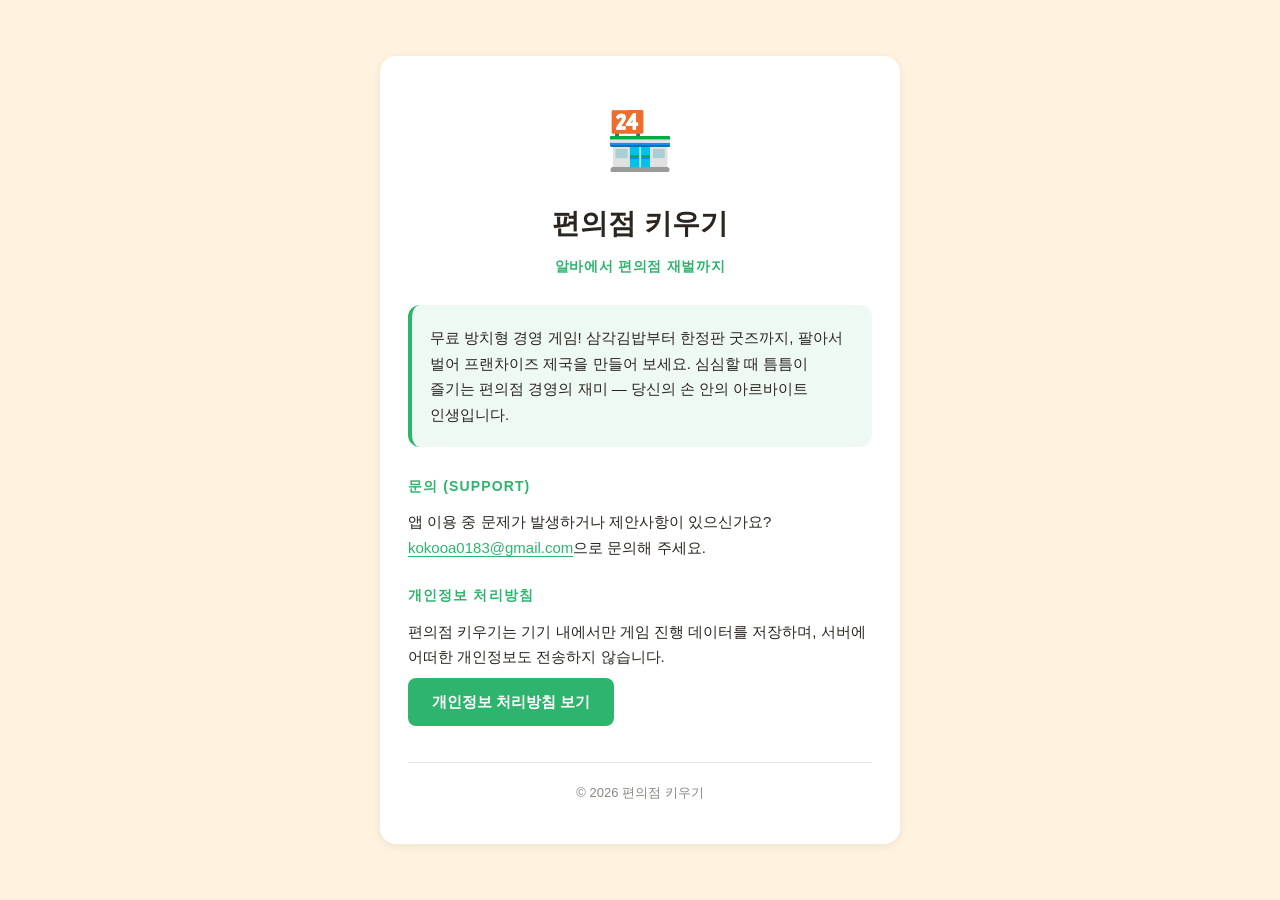
<file: index.html>
<!DOCTYPE html>
<html lang="ko">
<head>
<meta charset="UTF-8">
<meta name="viewport" content="width=device-width, initial-scale=1.0">
<title>편의점 키우기 — 지원</title>
<meta name="description" content="편의점 키우기(CVS Tycoon) 공식 지원 페이지. 알바에서 편의점 재벌까지.">
<style>
  :root {
    color-scheme: light dark;
    --bg: #fff3e0;
    --text: #2b2520;
    --accent: #2fb46e;
    --muted: #8b8680;
    --card-bg: #ffffff;
  }
  @media (prefers-color-scheme: dark) {
    :root {
      --bg: #1a1814;
      --text: #f5f1e8;
      --accent: #4ecb7f;
      --muted: #a89f96;
      --card-bg: #2b2520;
    }
  }
  * {
    box-sizing: border-box;
  }
  html {
    -webkit-text-size-adjust: 100%;
  }
  body {
    margin: 0;
    padding: 0;
    background: var(--bg);
    color: var(--text);
    font-family: -apple-system, BlinkMacSystemFont, "Apple SD Gothic Neo", "Malgun Gothic", "Segoe UI", Roboto, sans-serif;
    line-height: 1.6;
    font-size: 16px;
    word-break: keep-all;
    overflow-wrap: break-word;
  }
  .container {
    max-width: 560px;
    margin: 0 auto;
    padding: 40px 20px;
    display: flex;
    flex-direction: column;
    align-items: center;
    justify-content: center;
    min-height: 100vh;
  }
  .card {
    width: 100%;
    background: var(--card-bg);
    border-radius: 16px;
    padding: 40px 28px;
    box-shadow: 0 2px 8px rgba(0, 0, 0, 0.08);
  }
  .header {
    text-align: center;
    margin-bottom: 28px;
  }
  .emoji-sign {
    font-size: 56px;
    margin-bottom: 16px;
  }
  h1 {
    margin: 0 0 8px;
    font-size: 28px;
    font-weight: 700;
    color: var(--text);
  }
  .subtitle {
    color: var(--accent);
    font-size: 14px;
    font-weight: 600;
    letter-spacing: 0.05em;
    margin: 0;
  }
  .intro {
    margin: 28px 0;
    padding: 20px 18px;
    background: rgba(47, 180, 110, 0.08);
    border-radius: 12px;
    border-left: 4px solid var(--accent);
    font-size: 15px;
    line-height: 1.7;
    color: var(--text);
  }
  .intro p {
    margin: 0;
  }
  .section {
    margin: 24px 0;
  }
  .section-title {
    font-size: 14px;
    font-weight: 700;
    color: var(--accent);
    text-transform: uppercase;
    letter-spacing: 0.08em;
    margin: 0 0 12px;
  }
  .section-content {
    font-size: 15px;
    line-height: 1.7;
    color: var(--text);
  }
  a {
    color: var(--accent);
    text-decoration: none;
    border-bottom: 1px solid var(--accent);
    transition: opacity 0.2s;
  }
  a:hover, a:focus {
    opacity: 0.8;
  }
  .button {
    display: inline-block;
    padding: 12px 24px;
    margin-top: 8px;
    background: var(--accent);
    color: #ffffff;
    border: none;
    border-radius: 8px;
    font-size: 15px;
    font-weight: 600;
    text-decoration: none;
    cursor: pointer;
    transition: background 0.2s;
  }
  .button:hover, .button:focus {
    background: #28a165;
    border-bottom: none;
  }
  .footer {
    margin-top: 36px;
    padding-top: 20px;
    border-top: 1px solid rgba(0, 0, 0, 0.1);
    text-align: center;
    font-size: 13px;
    color: var(--muted);
  }
  @media (max-width: 480px) {
    .container {
      padding: 24px 16px;
    }
    .card {
      padding: 28px 20px;
    }
    h1 {
      font-size: 24px;
    }
    .emoji-sign {
      font-size: 48px;
    }
  }
</style>
</head>
<body>
<!-- app-ads.txt는 AdMob 발행자 ID 발급 후 이 저장소 루트에 추가할 것 -->
<div class="container">
  <div class="card">
    <div class="header">
      <div class="emoji-sign">🏪</div>
      <h1>편의점 키우기</h1>
      <p class="subtitle">알바에서 편의점 재벌까지</p>
    </div>

    <div class="intro">
      <p>무료 방치형 경영 게임! 삼각김밥부터 한정판 굿즈까지, 팔아서 벌어 프랜차이즈 제국을 만들어 보세요. 심심할 때 틈틈이 즐기는 편의점 경영의 재미 — 당신의 손 안의 아르바이트 인생입니다.</p>
    </div>

    <div class="section">
      <h2 class="section-title">문의 (Support)</h2>
      <div class="section-content">
        앱 이용 중 문제가 발생하거나 제안사항이 있으신가요?<br>
        <a href="mailto:kokooa0183@gmail.com">kokooa0183@gmail.com</a>으로 문의해 주세요.
      </div>
    </div>

    <div class="section">
      <h2 class="section-title">개인정보 처리방침</h2>
      <div class="section-content">
        편의점 키우기는 기기 내에서만 게임 진행 데이터를 저장하며, 서버에 어떠한 개인정보도 전송하지 않습니다.
      </div>
      <a href="privacy.html" class="button">개인정보 처리방침 보기</a>
    </div>

    <div class="footer">
      © 2026 편의점 키우기
    </div>
  </div>
</div>
</body>
</html>
</file>
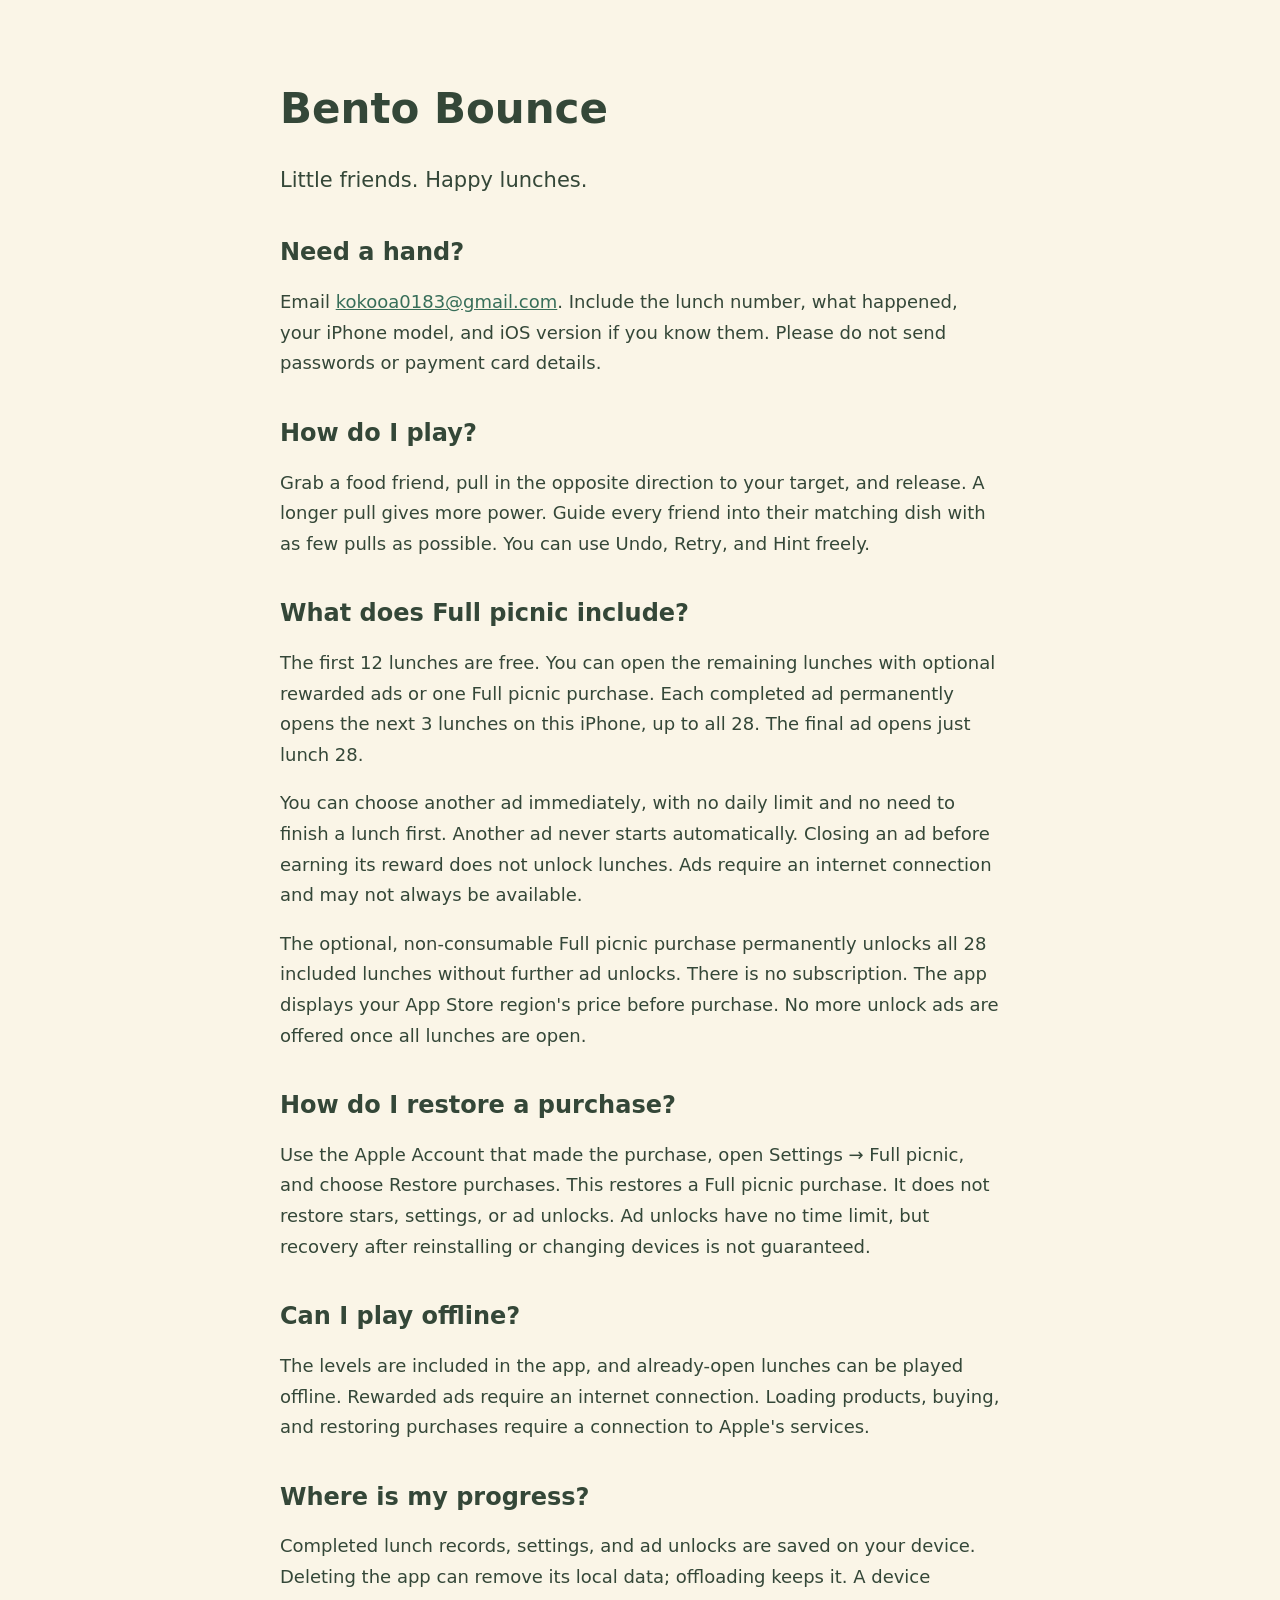
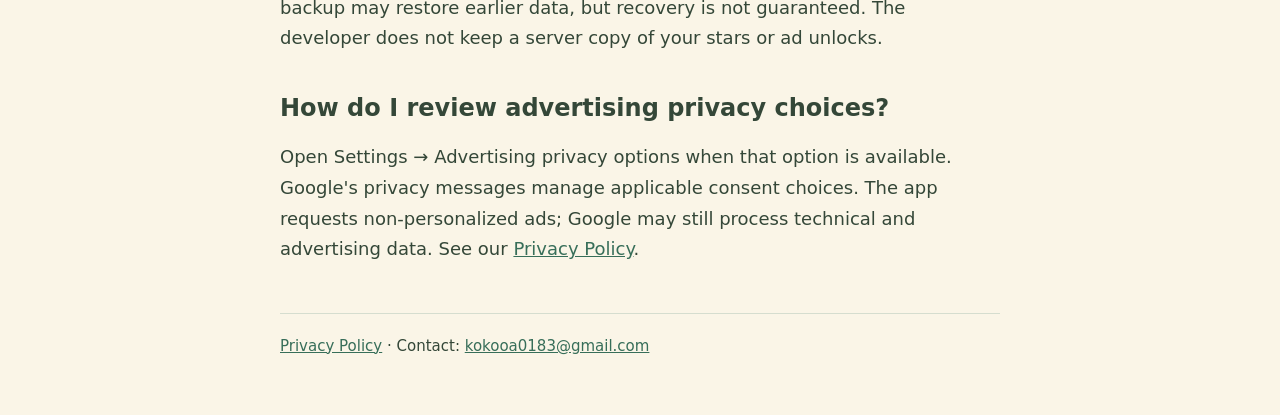
<file: bento-bounce/index.html>
<!doctype html>
<html lang="en">
<meta charset="utf-8">
<meta name="viewport" content="width=device-width,initial-scale=1">
<title>Bento Bounce — Support</title>
<style>body{margin:0;background:#faf5e7;color:#344738;font:18px/1.7 system-ui,sans-serif}main{max-width:720px;margin:auto;padding:56px 24px}h1,h2{line-height:1.2}h1{font-size:42px}h2{margin-top:40px;font-size:24px}a{color:#376e59}header p{font-size:21px}footer{margin-top:48px;border-top:1px solid #d5ddcf;padding-top:20px;font-size:15px}</style>
<main>
<header><h1>Bento Bounce</h1><p>Little friends. Happy lunches.</p></header>
<h2>Need a hand?</h2>
<p>Email <a href="mailto:kokooa0183@gmail.com?subject=Bento%20Bounce%20Support">kokooa0183@gmail.com</a>. Include the lunch number, what happened, your iPhone model, and iOS version if you know them. Please do not send passwords or payment card details.</p>
<h2>How do I play?</h2>
<p>Grab a food friend, pull in the opposite direction to your target, and release. A longer pull gives more power. Guide every friend into their matching dish with as few pulls as possible. You can use Undo, Retry, and Hint freely.</p>
<h2>What does Full picnic include?</h2>
<p>The first 12 lunches are free. You can open the remaining lunches with optional rewarded ads or one Full picnic purchase. Each completed ad permanently opens the next 3 lunches on this iPhone, up to all 28. The final ad opens just lunch 28.</p>
<p>You can choose another ad immediately, with no daily limit and no need to finish a lunch first. Another ad never starts automatically. Closing an ad before earning its reward does not unlock lunches. Ads require an internet connection and may not always be available.</p>
<p>The optional, non-consumable Full picnic purchase permanently unlocks all 28 included lunches without further ad unlocks. There is no subscription. The app displays your App Store region's price before purchase. No more unlock ads are offered once all lunches are open.</p>
<h2>How do I restore a purchase?</h2>
<p>Use the Apple Account that made the purchase, open Settings → Full picnic, and choose Restore purchases. This restores a Full picnic purchase. It does not restore stars, settings, or ad unlocks. Ad unlocks have no time limit, but recovery after reinstalling or changing devices is not guaranteed.</p>
<h2>Can I play offline?</h2>
<p>The levels are included in the app, and already-open lunches can be played offline. Rewarded ads require an internet connection. Loading products, buying, and restoring purchases require a connection to Apple's services.</p>
<h2>Where is my progress?</h2>
<p>Completed lunch records, settings, and ad unlocks are saved on your device. Deleting the app can remove its local data; offloading keeps it. A device backup may restore earlier data, but recovery is not guaranteed. The developer does not keep a server copy of your stars or ad unlocks.</p>
<h2>How do I review advertising privacy choices?</h2>
<p>Open Settings → Advertising privacy options when that option is available. Google's privacy messages manage applicable consent choices. The app requests non-personalized ads; Google may still process technical and advertising data. See our <a href="privacy.html">Privacy Policy</a>.</p>
<footer><a href="privacy.html">Privacy Policy</a> · Contact: <a href="mailto:kokooa0183@gmail.com">kokooa0183@gmail.com</a></footer>
</main>
</html>
</file>
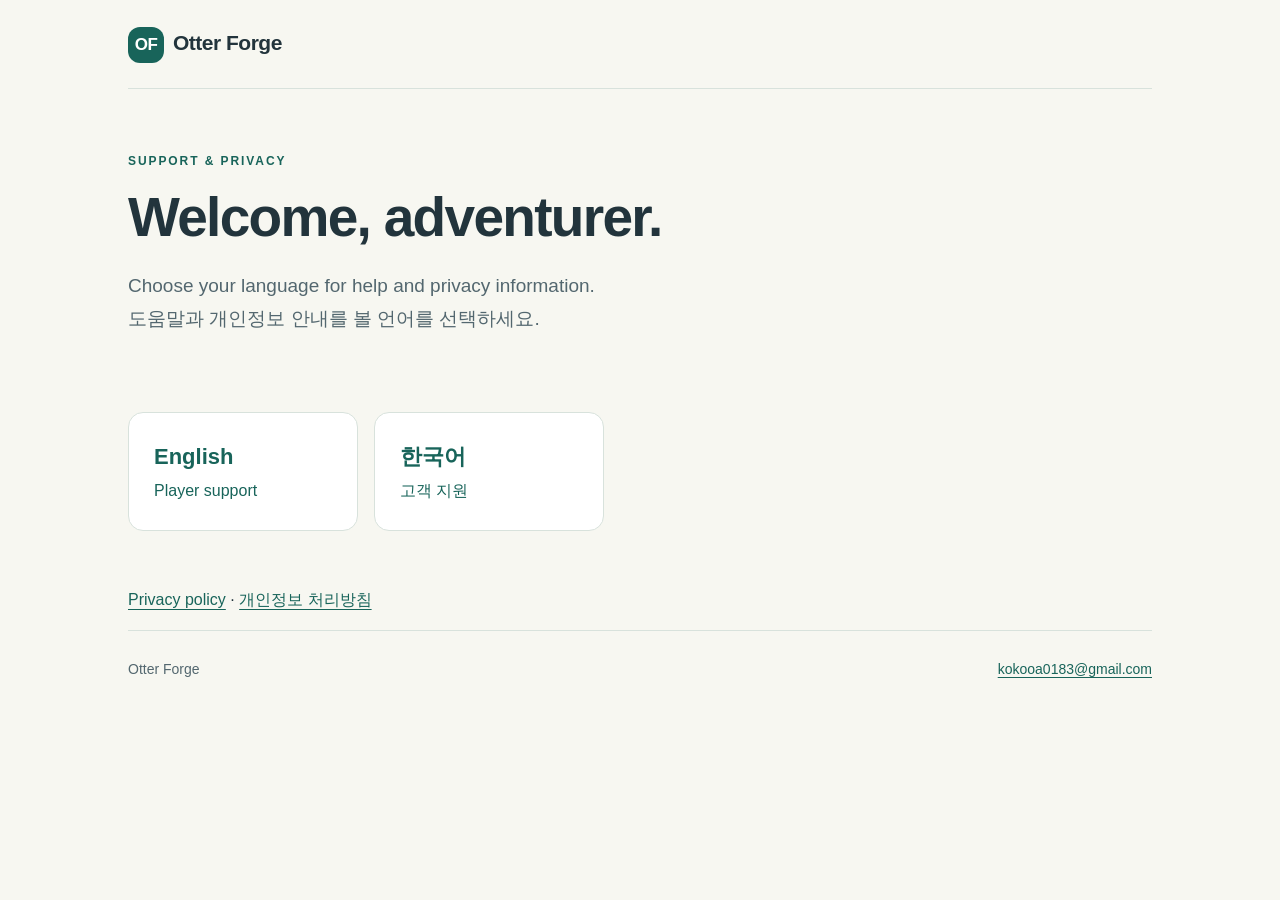
<file: otter-forge/index.html>
<!doctype html><html lang="en"><head><meta charset="utf-8"><meta name="viewport" content="width=device-width,initial-scale=1"><meta name="description" content="Otter Forge player support and privacy information in English and Korean."><title>Otter Forge · Support &amp; Privacy</title><link rel="stylesheet" href="styles.css"></head><body><div class="wrap"><header class="top"><a class="brand" href="index.html"><span aria-hidden="true">OF</span>Otter Forge</a></header><main><section class="hero"><span class="eyebrow">Support &amp; privacy</span><h1>Welcome, adventurer.</h1><p class="lede">Choose your language for help and privacy information.<br><span lang="ko">도움말과 개인정보 안내를 볼 언어를 선택하세요.</span></p></section><div class="langchoices"><a href="support.html" lang="en"><strong>English</strong>Player support</a><a href="ko/support.html" lang="ko"><strong>한국어</strong>고객 지원</a></div><p><a href="privacy.html">Privacy policy</a> · <a href="ko/privacy.html" lang="ko">개인정보 처리방침</a></p></main><footer class="footer"><span>Otter Forge</span><a href="mailto:kokooa0183@gmail.com">kokooa0183@gmail.com</a></footer></div></body></html>
</file>
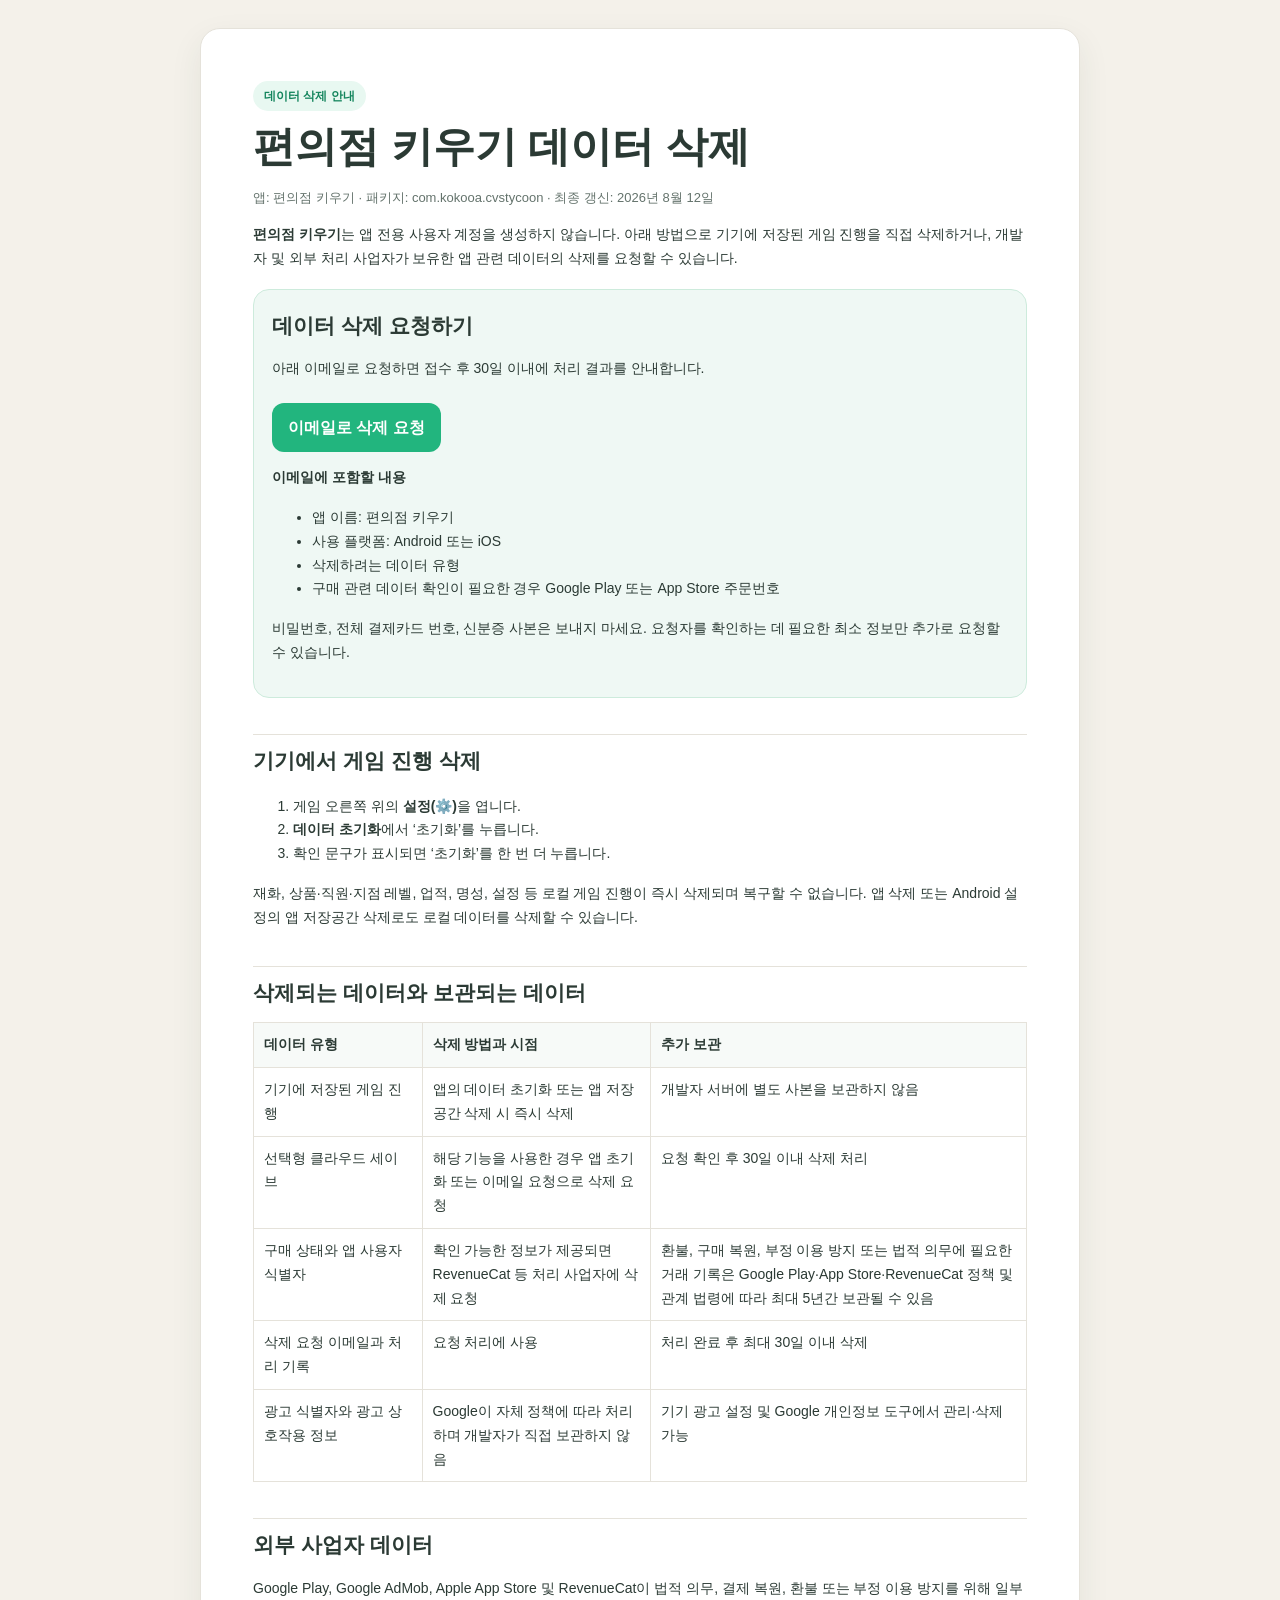
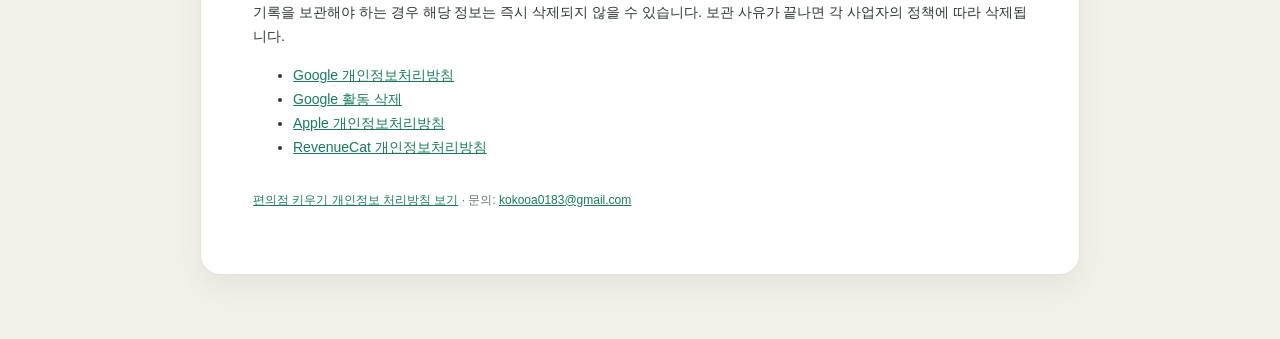
<file: delete-data.html>
<!doctype html>
<html lang="ko">
<head>
  <meta charset="utf-8">
  <meta name="viewport" content="width=device-width,initial-scale=1">
  <title>편의점 키우기 — 데이터 삭제 안내</title>
  <meta name="description" content="편의점 키우기(com.kokooa.cvstycoon) 데이터 삭제 및 삭제 요청 안내.">
  <style>
    :root{color-scheme:light;--bg:#f4f1ea;--card:#fff;--ink:#2b3a34;--sub:#64736c;--line:#e5e2da;--mint:#22b57e;--mint-dark:#147b58}
    *{box-sizing:border-box}body{margin:0;background:var(--bg);color:var(--ink);font-family:-apple-system,BlinkMacSystemFont,"Apple SD Gothic Neo","Noto Sans KR",sans-serif;line-height:1.7}
    main{width:min(880px,calc(100% - 28px));margin:28px auto 64px;background:var(--card);border:1px solid var(--line);border-radius:20px;padding:clamp(22px,5vw,52px);box-shadow:0 12px 32px rgba(40,60,52,.08)}
    h1{font-size:clamp(27px,6vw,42px);line-height:1.25;margin:10px 0 8px}h2{font-size:21px;margin:36px 0 10px;padding-top:8px;border-top:1px solid var(--line)}
    p,li,td,th{font-size:14px}.badge{display:inline-block;background:#e8f8f1;color:#14855d;border-radius:999px;padding:5px 11px;font-size:12px;font-weight:800}.date{color:var(--sub);font-size:13px}
    a{color:#167c59}.request{background:#eff8f4;border:1px solid #cdebdc;border-radius:16px;padding:18px;margin:18px 0}.request h2{border:0;margin:0 0 8px;padding:0}.request-btn{display:inline-block;margin-top:8px;padding:11px 16px;border-radius:12px;background:var(--mint);color:#fff;text-decoration:none;font-weight:800}.request-btn:hover{background:var(--mint-dark)}
    table{width:100%;border-collapse:collapse;margin:12px 0;display:block;overflow:auto}th,td{text-align:left;vertical-align:top;border:1px solid var(--line);padding:10px;min-width:145px}th{background:#f7faf8}.note{color:var(--sub);font-size:12px;margin-top:30px}
  </style>
</head>
<body>
<main>
  <span class="badge">데이터 삭제 안내</span>
  <h1>편의점 키우기 데이터 삭제</h1>
  <p class="date">앱: 편의점 키우기 · 패키지: com.kokooa.cvstycoon · 최종 갱신: 2026년 8월 12일</p>
  <p><strong>편의점 키우기</strong>는 앱 전용 사용자 계정을 생성하지 않습니다. 아래 방법으로 기기에 저장된 게임 진행을 직접 삭제하거나, 개발자 및 외부 처리 사업자가 보유한 앱 관련 데이터의 삭제를 요청할 수 있습니다.</p>

  <section class="request" aria-labelledby="request-title">
    <h2 id="request-title">데이터 삭제 요청하기</h2>
    <p>아래 이메일로 요청하면 접수 후 30일 이내에 처리 결과를 안내합니다.</p>
    <a class="request-btn" href="mailto:kokooa0183@gmail.com?subject=%5BCVSTycoon%5D%20Data%20deletion%20request">이메일로 삭제 요청</a>
    <p><strong>이메일에 포함할 내용</strong></p>
    <ul>
      <li>앱 이름: 편의점 키우기</li>
      <li>사용 플랫폼: Android 또는 iOS</li>
      <li>삭제하려는 데이터 유형</li>
      <li>구매 관련 데이터 확인이 필요한 경우 Google Play 또는 App Store 주문번호</li>
    </ul>
    <p>비밀번호, 전체 결제카드 번호, 신분증 사본은 보내지 마세요. 요청자를 확인하는 데 필요한 최소 정보만 추가로 요청할 수 있습니다.</p>
  </section>

  <h2>기기에서 게임 진행 삭제</h2>
  <ol>
    <li>게임 오른쪽 위의 <strong>설정(⚙️)</strong>을 엽니다.</li>
    <li><strong>데이터 초기화</strong>에서 ‘초기화’를 누릅니다.</li>
    <li>확인 문구가 표시되면 ‘초기화’를 한 번 더 누릅니다.</li>
  </ol>
  <p>재화, 상품·직원·지점 레벨, 업적, 명성, 설정 등 로컬 게임 진행이 즉시 삭제되며 복구할 수 없습니다. 앱 삭제 또는 Android 설정의 앱 저장공간 삭제로도 로컬 데이터를 삭제할 수 있습니다.</p>

  <h2>삭제되는 데이터와 보관되는 데이터</h2>
  <table>
    <thead><tr><th>데이터 유형</th><th>삭제 방법과 시점</th><th>추가 보관</th></tr></thead>
    <tbody>
      <tr><td>기기에 저장된 게임 진행</td><td>앱의 데이터 초기화 또는 앱 저장공간 삭제 시 즉시 삭제</td><td>개발자 서버에 별도 사본을 보관하지 않음</td></tr>
      <tr><td>선택형 클라우드 세이브</td><td>해당 기능을 사용한 경우 앱 초기화 또는 이메일 요청으로 삭제 요청</td><td>요청 확인 후 30일 이내 삭제 처리</td></tr>
      <tr><td>구매 상태와 앱 사용자 식별자</td><td>확인 가능한 정보가 제공되면 RevenueCat 등 처리 사업자에 삭제 요청</td><td>환불, 구매 복원, 부정 이용 방지 또는 법적 의무에 필요한 거래 기록은 Google Play·App Store·RevenueCat 정책 및 관계 법령에 따라 최대 5년간 보관될 수 있음</td></tr>
      <tr><td>삭제 요청 이메일과 처리 기록</td><td>요청 처리에 사용</td><td>처리 완료 후 최대 30일 이내 삭제</td></tr>
      <tr><td>광고 식별자와 광고 상호작용 정보</td><td>Google이 자체 정책에 따라 처리하며 개발자가 직접 보관하지 않음</td><td>기기 광고 설정 및 Google 개인정보 도구에서 관리·삭제 가능</td></tr>
    </tbody>
  </table>

  <h2>외부 사업자 데이터</h2>
  <p>Google Play, Google AdMob, Apple App Store 및 RevenueCat이 법적 의무, 결제 복원, 환불 또는 부정 이용 방지를 위해 일부 기록을 보관해야 하는 경우 해당 정보는 즉시 삭제되지 않을 수 있습니다. 보관 사유가 끝나면 각 사업자의 정책에 따라 삭제됩니다.</p>
  <ul>
    <li><a href="https://policies.google.com/privacy">Google 개인정보처리방침</a></li>
    <li><a href="https://myactivity.google.com/delete-activity">Google 활동 삭제</a></li>
    <li><a href="https://www.apple.com/legal/privacy/">Apple 개인정보처리방침</a></li>
    <li><a href="https://www.revenuecat.com/privacy/">RevenueCat 개인정보처리방침</a></li>
  </ul>

  <p class="note"><a href="privacy.html">편의점 키우기 개인정보 처리방침 보기</a> · 문의: <a href="mailto:kokooa0183@gmail.com">kokooa0183@gmail.com</a></p>
</main>
</body>
</html>
</file>
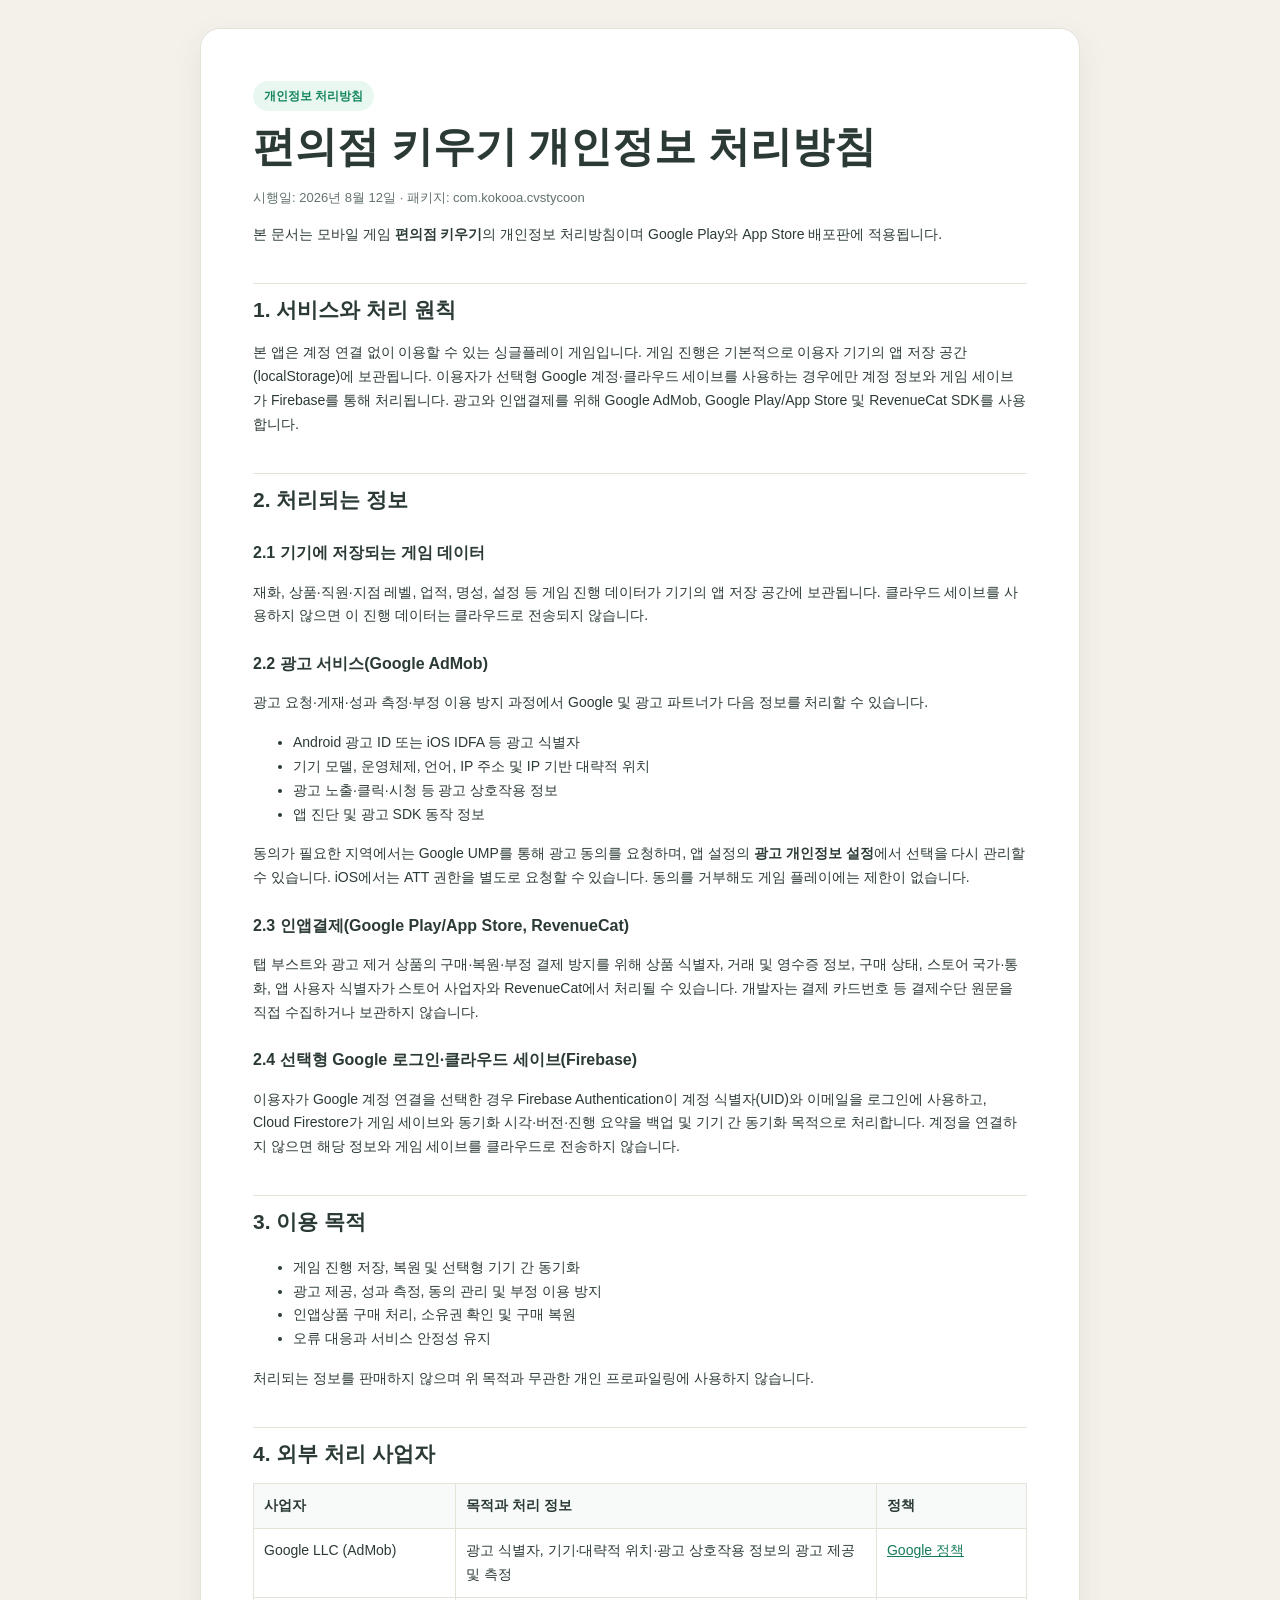
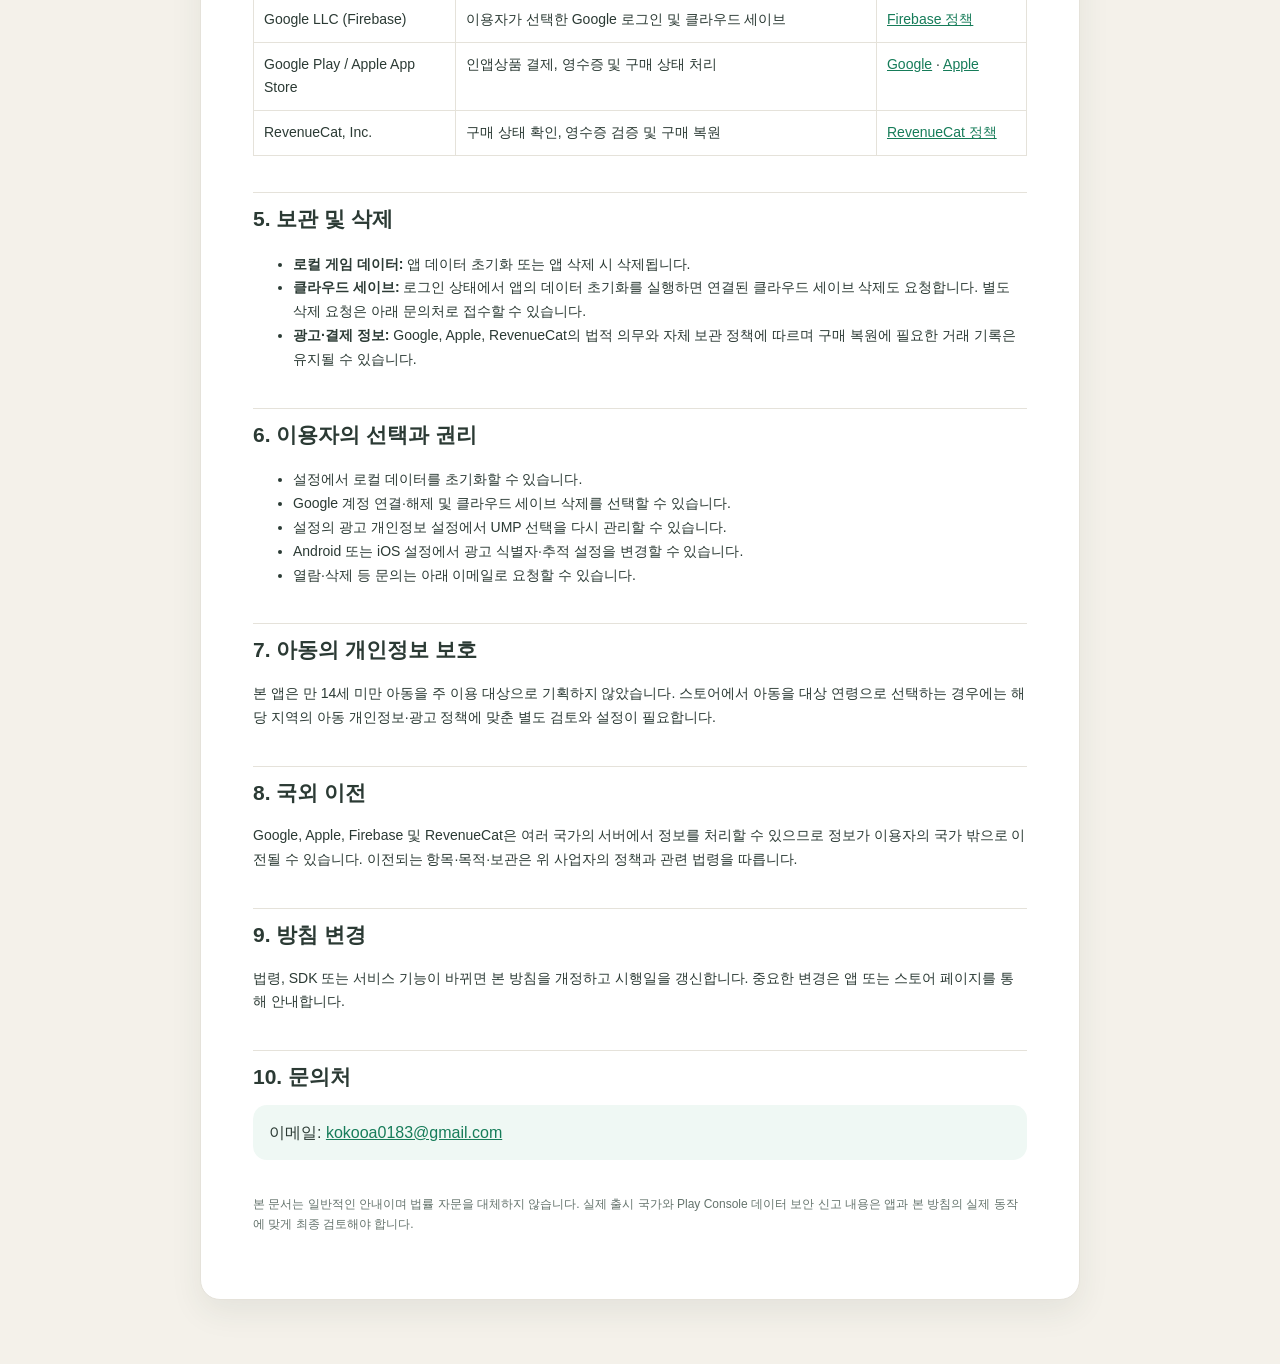
<file: privacy.html>
<!doctype html>
<html lang="ko">
<head>
  <meta charset="utf-8">
  <meta name="viewport" content="width=device-width,initial-scale=1">
  <title>편의점 키우기 — 개인정보 처리방침</title>
  <meta name="description" content="편의점 키우기(com.kokooa.cvstycoon) 개인정보 처리방침. 시행일 2026-08-12.">
  <style>
    :root{color-scheme:light;--bg:#f4f1ea;--card:#fff;--ink:#2b3a34;--sub:#64736c;--line:#e5e2da;--mint:#22b57e}
    *{box-sizing:border-box}body{margin:0;background:var(--bg);color:var(--ink);font-family:-apple-system,BlinkMacSystemFont,"Apple SD Gothic Neo","Noto Sans KR",sans-serif;line-height:1.7}
    main{width:min(880px,calc(100% - 28px));margin:28px auto 64px;background:var(--card);border:1px solid var(--line);border-radius:20px;padding:clamp(22px,5vw,52px);box-shadow:0 12px 32px rgba(40,60,52,.08)}
    h1{font-size:clamp(27px,6vw,42px);line-height:1.25;margin:10px 0 8px}h2{font-size:21px;margin:36px 0 10px;padding-top:8px;border-top:1px solid var(--line)}h3{font-size:16px;margin:22px 0 6px}
    p,li,td,th{font-size:14px}.badge{display:inline-block;background:#e8f8f1;color:#14855d;border-radius:999px;padding:5px 11px;font-size:12px;font-weight:800}.date{color:var(--sub);font-size:13px}
    a{color:#167c59}table{width:100%;border-collapse:collapse;margin:12px 0;display:block;overflow:auto}th,td{text-align:left;vertical-align:top;border:1px solid var(--line);padding:10px;min-width:150px}th{background:#f7faf8}
    .contact{background:#eff8f4;border-radius:14px;padding:14px 16px}.note{color:var(--sub);font-size:12px;margin-top:34px}
  </style>
</head>
<body>
<main>
  <span class="badge">개인정보 처리방침</span>
  <h1>편의점 키우기 개인정보 처리방침</h1>
  <p class="date">시행일: 2026년 8월 12일 · 패키지: com.kokooa.cvstycoon</p>
  <p>본 문서는 모바일 게임 <strong>편의점 키우기</strong>의 개인정보 처리방침이며 Google Play와 App Store 배포판에 적용됩니다.</p>

  <h2>1. 서비스와 처리 원칙</h2>
  <p>본 앱은 계정 연결 없이 이용할 수 있는 싱글플레이 게임입니다. 게임 진행은 기본적으로 이용자 기기의 앱 저장 공간(localStorage)에 보관됩니다. 이용자가 선택형 Google 계정·클라우드 세이브를 사용하는 경우에만 계정 정보와 게임 세이브가 Firebase를 통해 처리됩니다. 광고와 인앱결제를 위해 Google AdMob, Google Play/App Store 및 RevenueCat SDK를 사용합니다.</p>

  <h2>2. 처리되는 정보</h2>
  <h3>2.1 기기에 저장되는 게임 데이터</h3>
  <p>재화, 상품·직원·지점 레벨, 업적, 명성, 설정 등 게임 진행 데이터가 기기의 앱 저장 공간에 보관됩니다. 클라우드 세이브를 사용하지 않으면 이 진행 데이터는 클라우드로 전송되지 않습니다.</p>
  <h3>2.2 광고 서비스(Google AdMob)</h3>
  <p>광고 요청·게재·성과 측정·부정 이용 방지 과정에서 Google 및 광고 파트너가 다음 정보를 처리할 수 있습니다.</p>
  <ul><li>Android 광고 ID 또는 iOS IDFA 등 광고 식별자</li><li>기기 모델, 운영체제, 언어, IP 주소 및 IP 기반 대략적 위치</li><li>광고 노출·클릭·시청 등 광고 상호작용 정보</li><li>앱 진단 및 광고 SDK 동작 정보</li></ul>
  <p>동의가 필요한 지역에서는 Google UMP를 통해 광고 동의를 요청하며, 앱 설정의 <strong>광고 개인정보 설정</strong>에서 선택을 다시 관리할 수 있습니다. iOS에서는 ATT 권한을 별도로 요청할 수 있습니다. 동의를 거부해도 게임 플레이에는 제한이 없습니다.</p>
  <h3>2.3 인앱결제(Google Play/App Store, RevenueCat)</h3>
  <p>탭 부스트와 광고 제거 상품의 구매·복원·부정 결제 방지를 위해 상품 식별자, 거래 및 영수증 정보, 구매 상태, 스토어 국가·통화, 앱 사용자 식별자가 스토어 사업자와 RevenueCat에서 처리될 수 있습니다. 개발자는 결제 카드번호 등 결제수단 원문을 직접 수집하거나 보관하지 않습니다.</p>
  <h3>2.4 선택형 Google 로그인·클라우드 세이브(Firebase)</h3>
  <p>이용자가 Google 계정 연결을 선택한 경우 Firebase Authentication이 계정 식별자(UID)와 이메일을 로그인에 사용하고, Cloud Firestore가 게임 세이브와 동기화 시각·버전·진행 요약을 백업 및 기기 간 동기화 목적으로 처리합니다. 계정을 연결하지 않으면 해당 정보와 게임 세이브를 클라우드로 전송하지 않습니다.</p>

  <h2>3. 이용 목적</h2>
  <ul><li>게임 진행 저장, 복원 및 선택형 기기 간 동기화</li><li>광고 제공, 성과 측정, 동의 관리 및 부정 이용 방지</li><li>인앱상품 구매 처리, 소유권 확인 및 구매 복원</li><li>오류 대응과 서비스 안정성 유지</li></ul>
  <p>처리되는 정보를 판매하지 않으며 위 목적과 무관한 개인 프로파일링에 사용하지 않습니다.</p>

  <h2>4. 외부 처리 사업자</h2>
  <table><thead><tr><th>사업자</th><th>목적과 처리 정보</th><th>정책</th></tr></thead><tbody>
    <tr><td>Google LLC (AdMob)</td><td>광고 식별자, 기기·대략적 위치·광고 상호작용 정보의 광고 제공 및 측정</td><td><a href="https://policies.google.com/privacy">Google 정책</a></td></tr>
    <tr><td>Google LLC (Firebase)</td><td>이용자가 선택한 Google 로그인 및 클라우드 세이브</td><td><a href="https://firebase.google.com/support/privacy">Firebase 정책</a></td></tr>
    <tr><td>Google Play / Apple App Store</td><td>인앱상품 결제, 영수증 및 구매 상태 처리</td><td><a href="https://policies.google.com/privacy">Google</a> · <a href="https://www.apple.com/legal/privacy/">Apple</a></td></tr>
    <tr><td>RevenueCat, Inc.</td><td>구매 상태 확인, 영수증 검증 및 구매 복원</td><td><a href="https://www.revenuecat.com/privacy/">RevenueCat 정책</a></td></tr>
  </tbody></table>

  <h2>5. 보관 및 삭제</h2>
  <ul><li><strong>로컬 게임 데이터:</strong> 앱 데이터 초기화 또는 앱 삭제 시 삭제됩니다.</li><li><strong>클라우드 세이브:</strong> 로그인 상태에서 앱의 데이터 초기화를 실행하면 연결된 클라우드 세이브 삭제도 요청합니다. 별도 삭제 요청은 아래 문의처로 접수할 수 있습니다.</li><li><strong>광고·결제 정보:</strong> Google, Apple, RevenueCat의 법적 의무와 자체 보관 정책에 따르며 구매 복원에 필요한 거래 기록은 유지될 수 있습니다.</li></ul>

  <h2>6. 이용자의 선택과 권리</h2>
  <ul><li>설정에서 로컬 데이터를 초기화할 수 있습니다.</li><li>Google 계정 연결·해제 및 클라우드 세이브 삭제를 선택할 수 있습니다.</li><li>설정의 광고 개인정보 설정에서 UMP 선택을 다시 관리할 수 있습니다.</li><li>Android 또는 iOS 설정에서 광고 식별자·추적 설정을 변경할 수 있습니다.</li><li>열람·삭제 등 문의는 아래 이메일로 요청할 수 있습니다.</li></ul>

  <h2>7. 아동의 개인정보 보호</h2>
  <p>본 앱은 만 14세 미만 아동을 주 이용 대상으로 기획하지 않았습니다. 스토어에서 아동을 대상 연령으로 선택하는 경우에는 해당 지역의 아동 개인정보·광고 정책에 맞춘 별도 검토와 설정이 필요합니다.</p>

  <h2>8. 국외 이전</h2>
  <p>Google, Apple, Firebase 및 RevenueCat은 여러 국가의 서버에서 정보를 처리할 수 있으므로 정보가 이용자의 국가 밖으로 이전될 수 있습니다. 이전되는 항목·목적·보관은 위 사업자의 정책과 관련 법령을 따릅니다.</p>

  <h2>9. 방침 변경</h2>
  <p>법령, SDK 또는 서비스 기능이 바뀌면 본 방침을 개정하고 시행일을 갱신합니다. 중요한 변경은 앱 또는 스토어 페이지를 통해 안내합니다.</p>

  <h2>10. 문의처</h2>
  <div class="contact">이메일: <a href="mailto:kokooa0183@gmail.com">kokooa0183@gmail.com</a></div>
  <p class="note">본 문서는 일반적인 안내이며 법률 자문을 대체하지 않습니다. 실제 출시 국가와 Play Console 데이터 보안 신고 내용은 앱과 본 방침의 실제 동작에 맞게 최종 검토해야 합니다.</p>
</main>
</body>
</html>
</file>
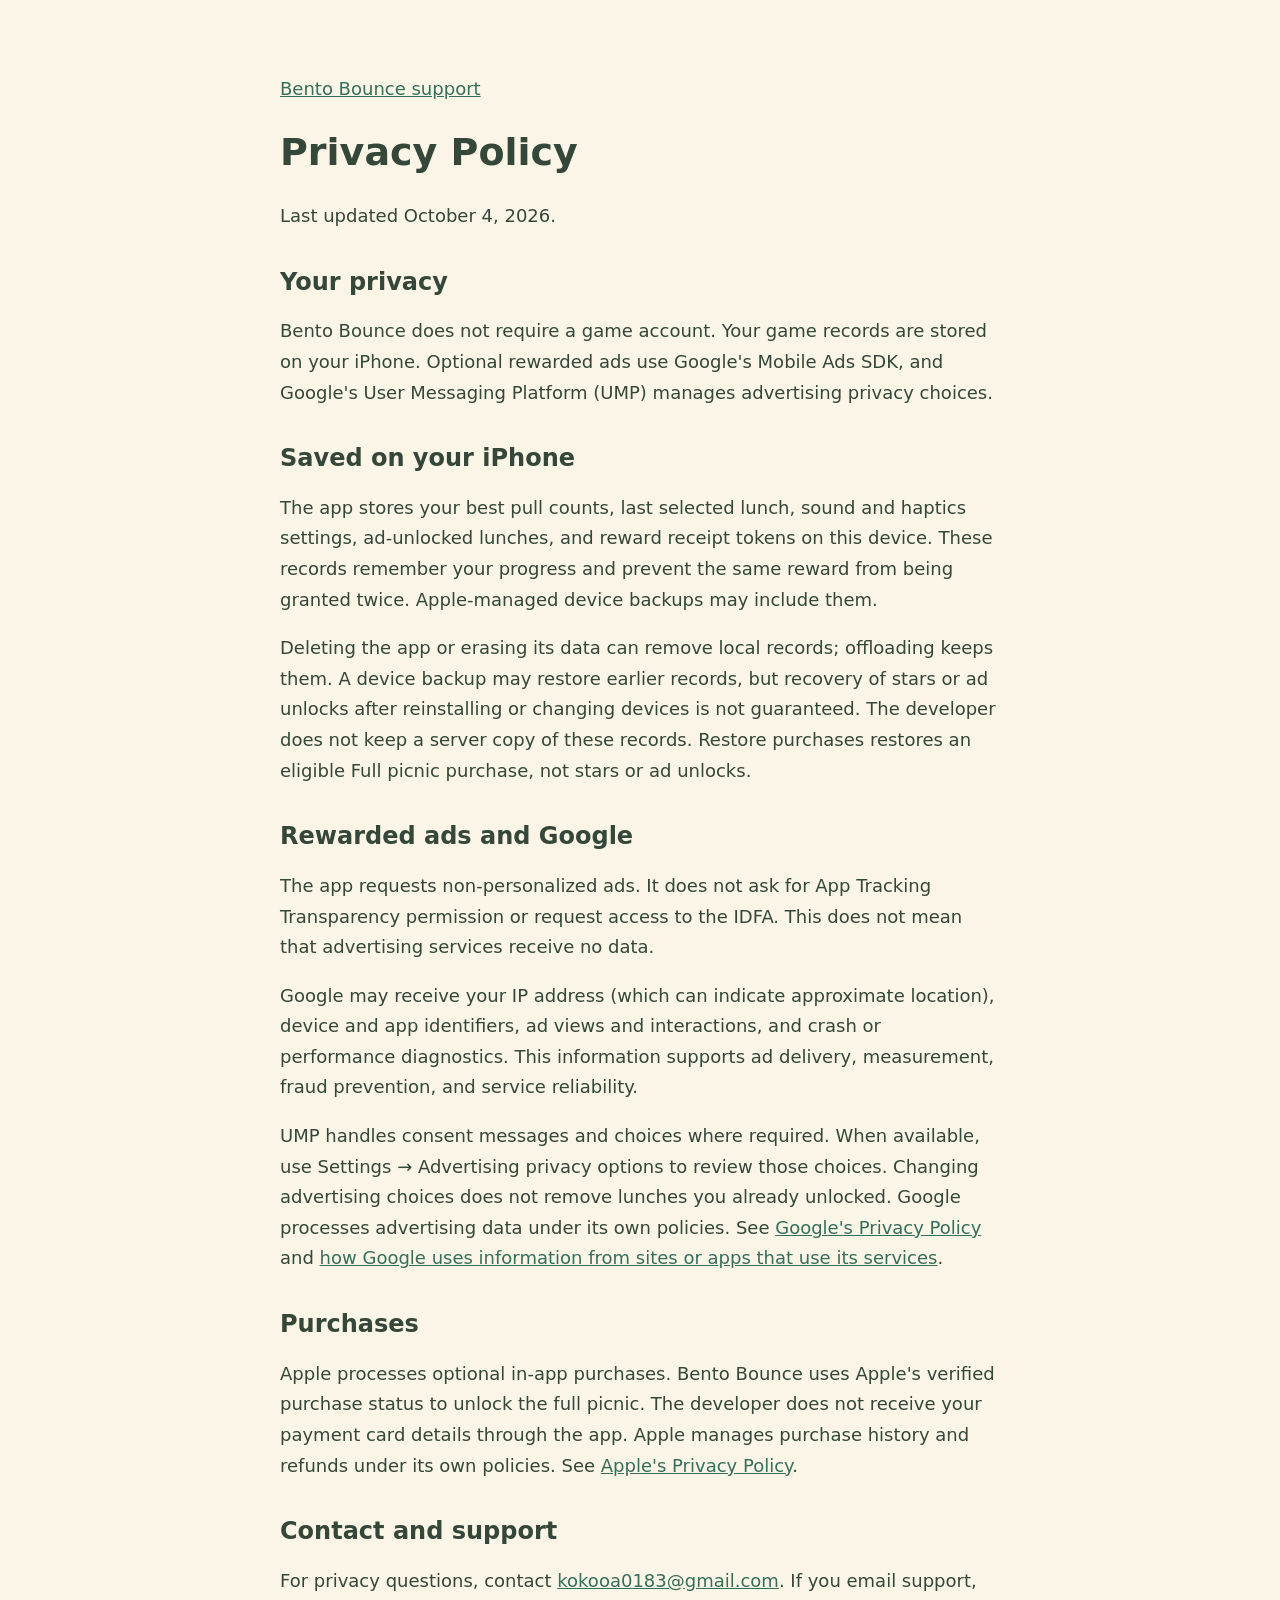
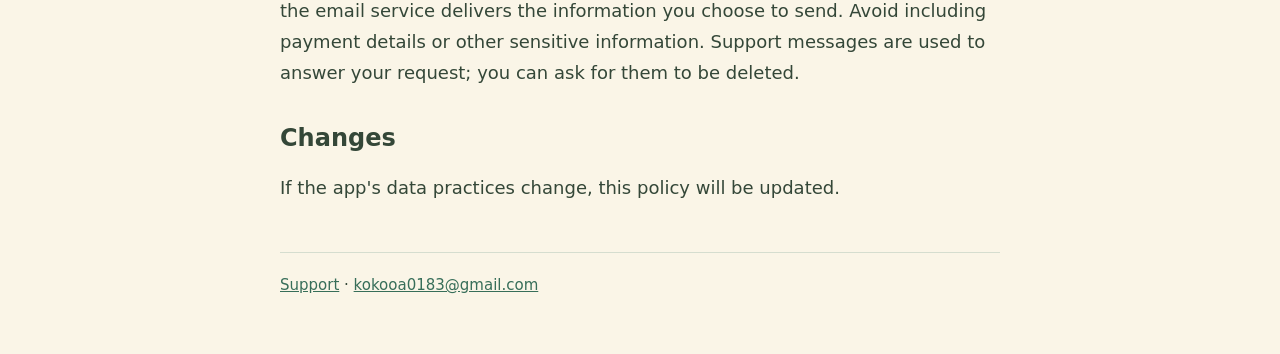
<file: bento-bounce/privacy.html>
<!doctype html>
<html lang="en">
<meta charset="utf-8">
<meta name="viewport" content="width=device-width,initial-scale=1">
<title>Bento Bounce — Privacy Policy</title>
<style>body{margin:0;background:#faf5e7;color:#344738;font:18px/1.7 system-ui,sans-serif}main{max-width:720px;margin:auto;padding:56px 24px}h1,h2{line-height:1.2}h1{font-size:38px}h2{margin-top:36px;font-size:24px}a{color:#376e59}footer{margin-top:48px;border-top:1px solid #d5ddcf;padding-top:20px;font-size:15px}</style>
<main>
<p><a href="index.html">Bento Bounce support</a></p>
<h1>Privacy Policy</h1>
<p>Last updated October 4, 2026.</p>
<h2>Your privacy</h2>
<p>Bento Bounce does not require a game account. Your game records are stored on your iPhone. Optional rewarded ads use Google's Mobile Ads SDK, and Google's User Messaging Platform (UMP) manages advertising privacy choices.</p>
<h2>Saved on your iPhone</h2>
<p>The app stores your best pull counts, last selected lunch, sound and haptics settings, ad-unlocked lunches, and reward receipt tokens on this device. These records remember your progress and prevent the same reward from being granted twice. Apple-managed device backups may include them.</p>
<p>Deleting the app or erasing its data can remove local records; offloading keeps them. A device backup may restore earlier records, but recovery of stars or ad unlocks after reinstalling or changing devices is not guaranteed. The developer does not keep a server copy of these records. Restore purchases restores an eligible Full picnic purchase, not stars or ad unlocks.</p>
<h2>Rewarded ads and Google</h2>
<p>The app requests non-personalized ads. It does not ask for App Tracking Transparency permission or request access to the IDFA. This does not mean that advertising services receive no data.</p>
<p>Google may receive your IP address (which can indicate approximate location), device and app identifiers, ad views and interactions, and crash or performance diagnostics. This information supports ad delivery, measurement, fraud prevention, and service reliability.</p>
<p>UMP handles consent messages and choices where required. When available, use Settings → Advertising privacy options to review those choices. Changing advertising choices does not remove lunches you already unlocked. Google processes advertising data under its own policies. See <a href="https://policies.google.com/privacy">Google's Privacy Policy</a> and <a href="https://policies.google.com/technologies/partner-sites">how Google uses information from sites or apps that use its services</a>.</p>
<h2>Purchases</h2>
<p>Apple processes optional in-app purchases. Bento Bounce uses Apple's verified purchase status to unlock the full picnic. The developer does not receive your payment card details through the app. Apple manages purchase history and refunds under its own policies. See <a href="https://www.apple.com/legal/privacy/">Apple's Privacy Policy</a>.</p>
<h2>Contact and support</h2>
<p>For privacy questions, contact <a href="mailto:kokooa0183@gmail.com">kokooa0183@gmail.com</a>. If you email support, the email service delivers the information you choose to send. Avoid including payment details or other sensitive information. Support messages are used to answer your request; you can ask for them to be deleted.</p>
<h2>Changes</h2>
<p>If the app's data practices change, this policy will be updated.</p>
<footer><a href="index.html">Support</a> · <a href="mailto:kokooa0183@gmail.com">kokooa0183@gmail.com</a></footer>
</main>
</html>
</file>
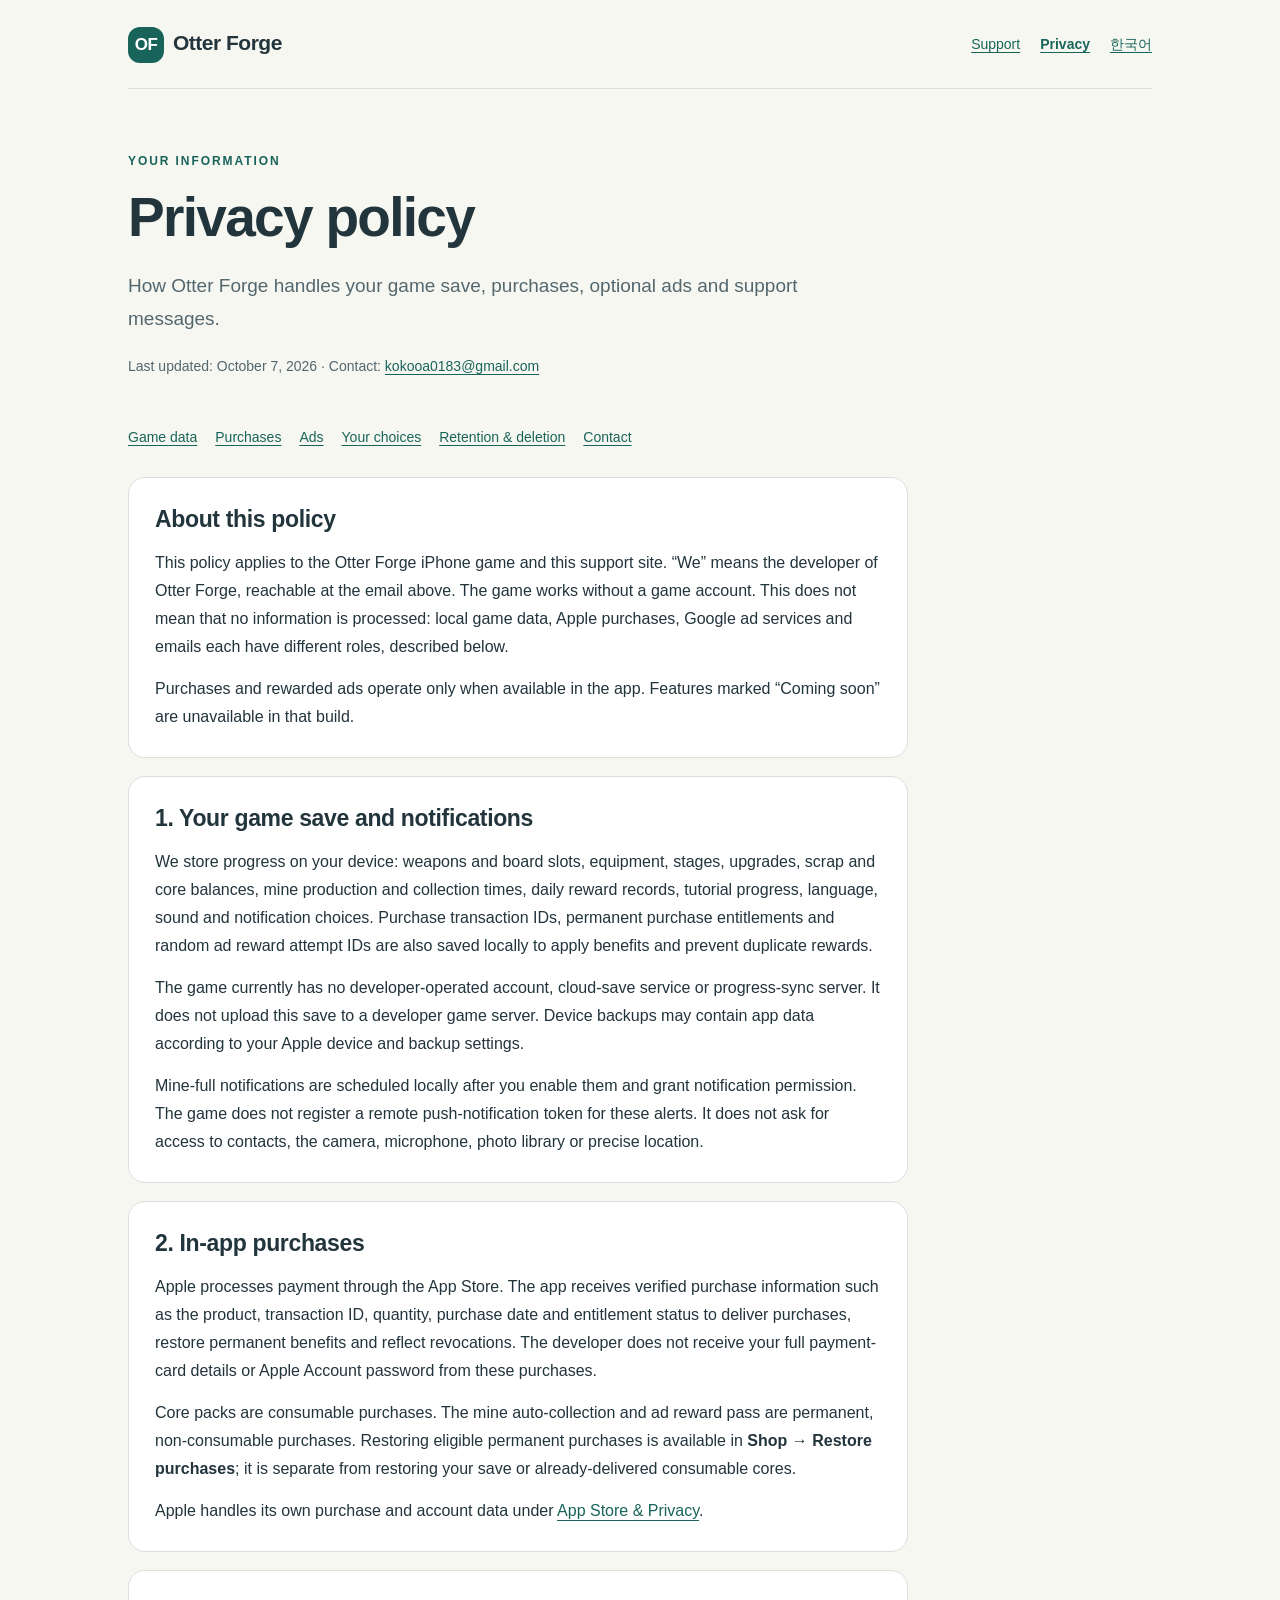
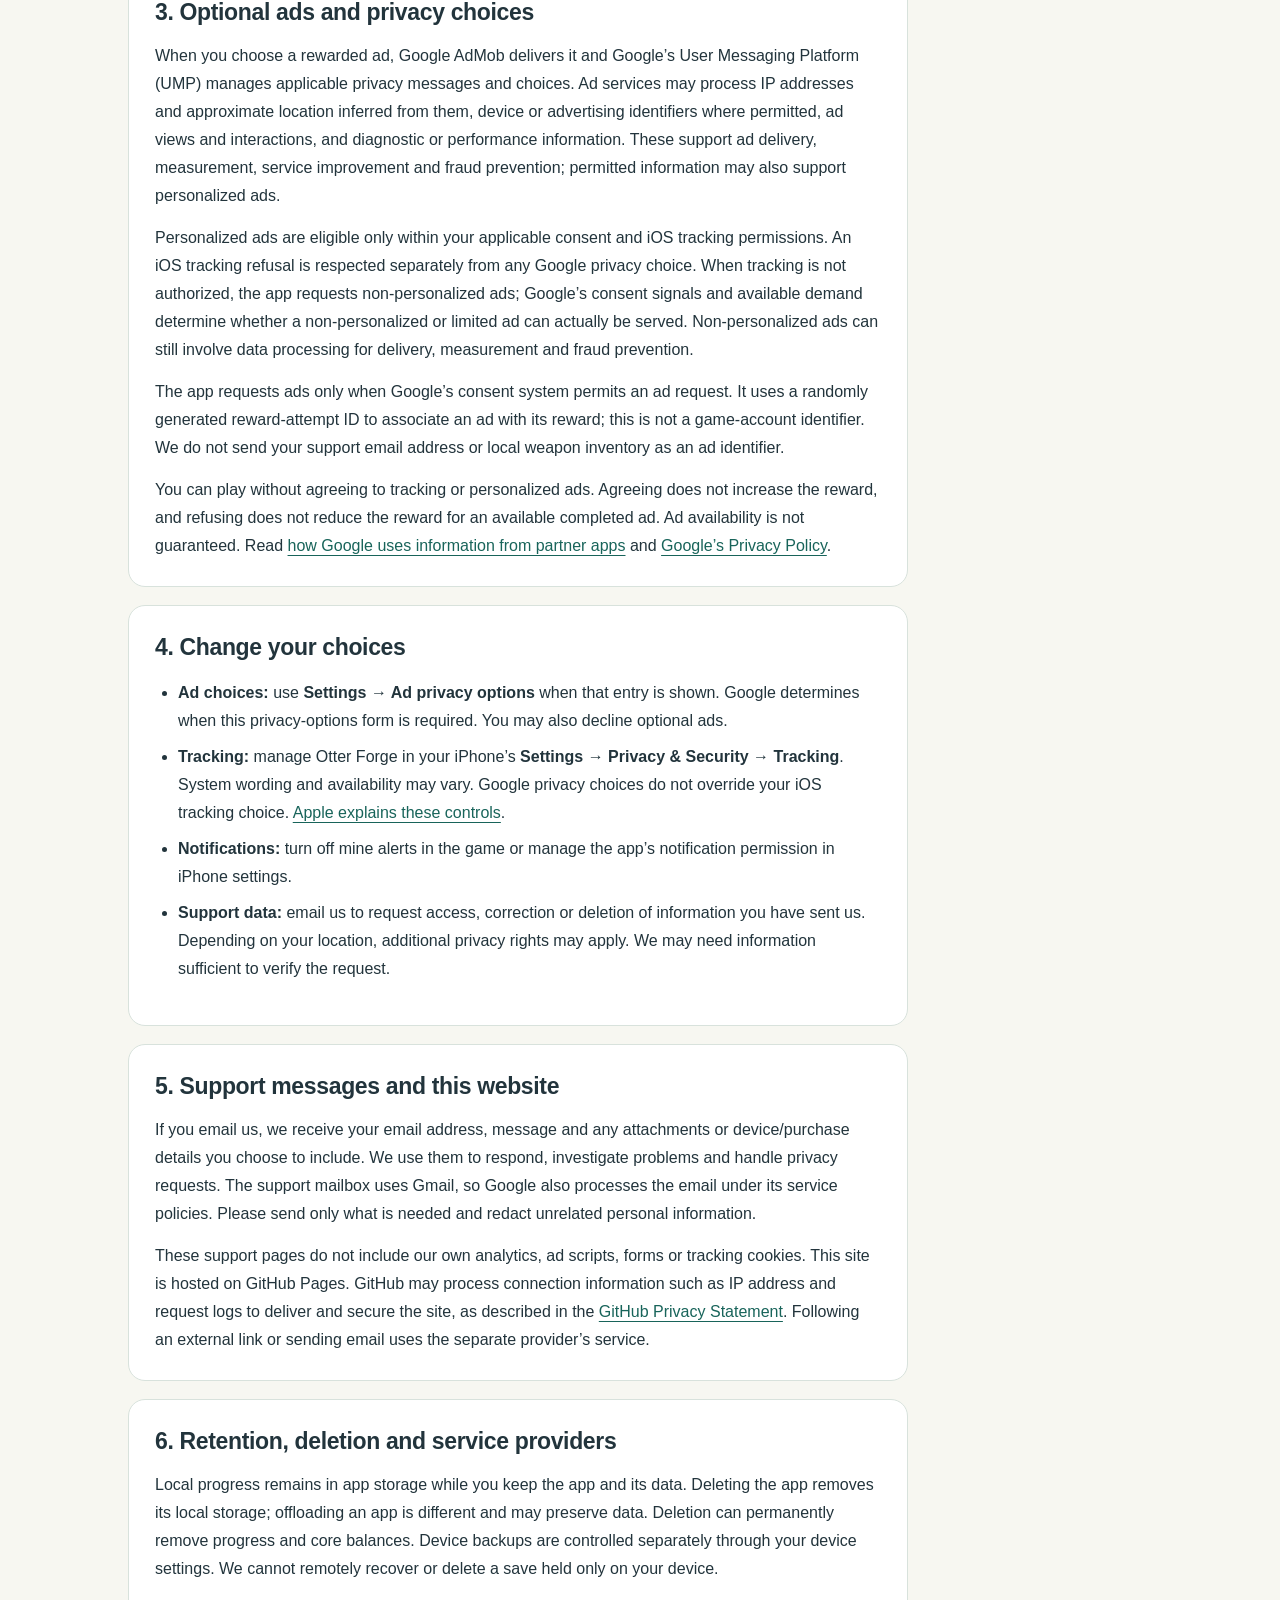
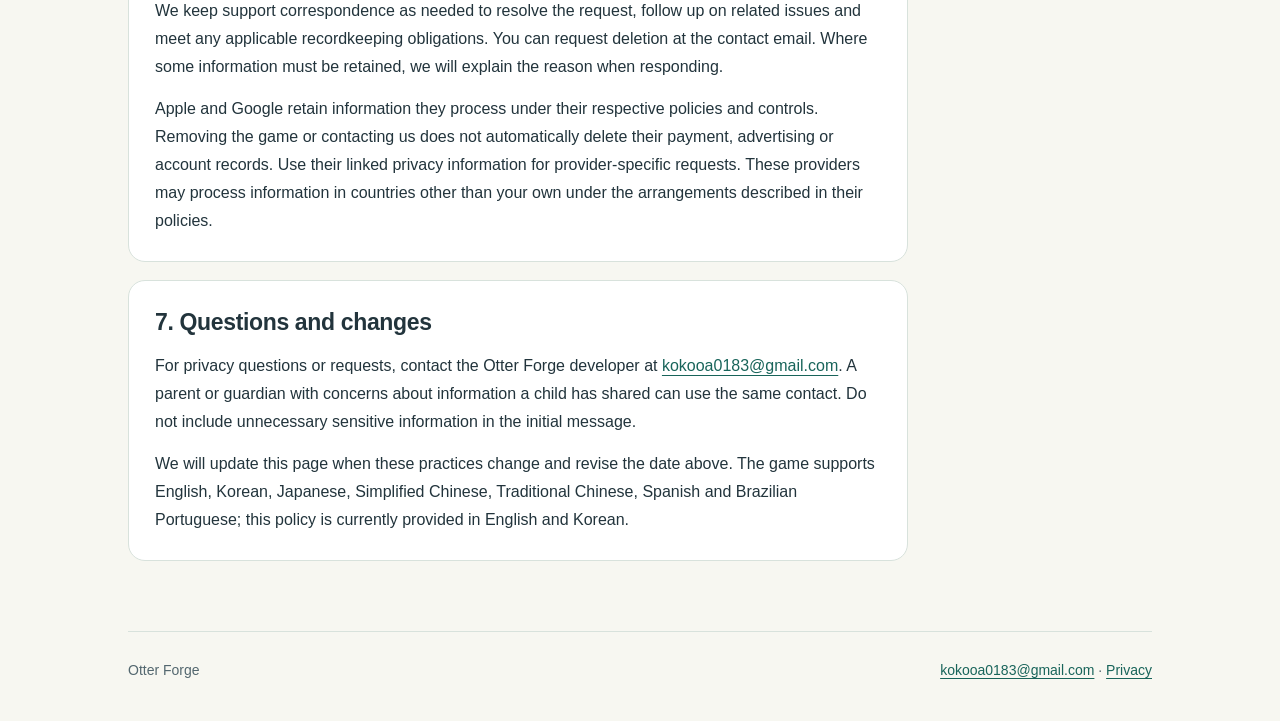
<file: otter-forge/privacy.html>
<!doctype html>
<html lang="en"><head><meta charset="utf-8"><meta name="viewport" content="width=device-width, initial-scale=1"><meta name="description" content="How Otter Forge handles game data, purchases, optional ads and support messages."><meta name="referrer" content="strict-origin-when-cross-origin"><title>Privacy policy · Otter Forge</title><link rel="stylesheet" href="styles.css"><link rel="alternate" hreflang="ko" href="ko/privacy.html"></head>
<body><a class="skip" href="#main">Skip to content</a><div class="wrap"><header class="top"><a class="brand" href="index.html"><span aria-hidden="true">OF</span>Otter Forge</a><nav class="nav" aria-label="Main navigation"><a href="support.html">Support</a><a href="privacy.html" aria-current="page">Privacy</a><a href="ko/privacy.html" lang="ko">한국어</a></nav></header><main id="main"><section class="hero"><span class="eyebrow">Your information</span><h1>Privacy policy</h1><p class="lede">How Otter Forge handles your game save, purchases, optional ads and support messages.</p><p class="small">Last updated: October 7, 2026 · Contact: <a href="mailto:kokooa0183@gmail.com">kokooa0183@gmail.com</a></p></section><div class="content"><nav class="toc" aria-label="Policy sections"><a href="#local">Game data</a><a href="#purchases">Purchases</a><a href="#ads">Ads</a><a href="#choices">Your choices</a><a href="#retention">Retention &amp; deletion</a><a href="#contact">Contact</a></nav>
<section class="section"><h2>About this policy</h2><p>This policy applies to the Otter Forge iPhone game and this support site. “We” means the developer of Otter Forge, reachable at the email above. The game works without a game account. This does not mean that no information is processed: local game data, Apple purchases, Google ad services and emails each have different roles, described below.</p><p>Purchases and rewarded ads operate only when available in the app. Features marked “Coming soon” are unavailable in that build.</p></section>
<section class="section" id="local"><h2>1. Your game save and notifications</h2><p>We store progress on your device: weapons and board slots, equipment, stages, upgrades, scrap and core balances, mine production and collection times, daily reward records, tutorial progress, language, sound and notification choices. Purchase transaction IDs, permanent purchase entitlements and random ad reward attempt IDs are also saved locally to apply benefits and prevent duplicate rewards.</p><p>The game currently has no developer-operated account, cloud-save service or progress-sync server. It does not upload this save to a developer game server. Device backups may contain app data according to your Apple device and backup settings.</p><p>Mine-full notifications are scheduled locally after you enable them and grant notification permission. The game does not register a remote push-notification token for these alerts. It does not ask for access to contacts, the camera, microphone, photo library or precise location.</p></section>
<section class="section" id="purchases"><h2>2. In-app purchases</h2><p>Apple processes payment through the App Store. The app receives verified purchase information such as the product, transaction ID, quantity, purchase date and entitlement status to deliver purchases, restore permanent benefits and reflect revocations. The developer does not receive your full payment-card details or Apple Account password from these purchases.</p><p>Core packs are consumable purchases. The mine auto-collection and ad reward pass are permanent, non-consumable purchases. Restoring eligible permanent purchases is available in <strong>Shop → Restore purchases</strong>; it is separate from restoring your save or already-delivered consumable cores.</p><p>Apple handles its own purchase and account data under <a href="https://www.apple.com/legal/privacy/data/en/app-store/">App Store &amp; Privacy</a>.</p></section>
<section class="section" id="ads"><h2>3. Optional ads and privacy choices</h2><p>When you choose a rewarded ad, Google AdMob delivers it and Google’s User Messaging Platform (UMP) manages applicable privacy messages and choices. Ad services may process IP addresses and approximate location inferred from them, device or advertising identifiers where permitted, ad views and interactions, and diagnostic or performance information. These support ad delivery, measurement, service improvement and fraud prevention; permitted information may also support personalized ads.</p><p>Personalized ads are eligible only within your applicable consent and iOS tracking permissions. An iOS tracking refusal is respected separately from any Google privacy choice. When tracking is not authorized, the app requests non-personalized ads; Google’s consent signals and available demand determine whether a non-personalized or limited ad can actually be served. Non-personalized ads can still involve data processing for delivery, measurement and fraud prevention.</p><p>The app requests ads only when Google’s consent system permits an ad request. It uses a randomly generated reward-attempt ID to associate an ad with its reward; this is not a game-account identifier. We do not send your support email address or local weapon inventory as an ad identifier.</p><p>You can play without agreeing to tracking or personalized ads. Agreeing does not increase the reward, and refusing does not reduce the reward for an available completed ad. Ad availability is not guaranteed. Read <a href="https://policies.google.com/technologies/partner-sites">how Google uses information from partner apps</a> and <a href="https://policies.google.com/privacy">Google’s Privacy Policy</a>.</p></section>
<section class="section" id="choices"><h2>4. Change your choices</h2><ul><li><strong>Ad choices:</strong> use <strong>Settings → Ad privacy options</strong> when that entry is shown. Google determines when this privacy-options form is required. You may also decline optional ads.</li><li><strong>Tracking:</strong> manage Otter Forge in your iPhone’s <strong>Settings → Privacy &amp; Security → Tracking</strong>. System wording and availability may vary. Google privacy choices do not override your iOS tracking choice. <a href="https://support.apple.com/en-us/102420">Apple explains these controls</a>.</li><li><strong>Notifications:</strong> turn off mine alerts in the game or manage the app’s notification permission in iPhone settings.</li><li><strong>Support data:</strong> email us to request access, correction or deletion of information you have sent us. Depending on your location, additional privacy rights may apply. We may need information sufficient to verify the request.</li></ul></section>
<section class="section"><h2>5. Support messages and this website</h2><p>If you email us, we receive your email address, message and any attachments or device/purchase details you choose to include. We use them to respond, investigate problems and handle privacy requests. The support mailbox uses Gmail, so Google also processes the email under its service policies. Please send only what is needed and redact unrelated personal information.</p><p>These support pages do not include our own analytics, ad scripts, forms or tracking cookies. This site is hosted on GitHub Pages. GitHub may process connection information such as IP address and request logs to deliver and secure the site, as described in the <a href="https://docs.github.com/en/site-policy/privacy-policies/github-general-privacy-statement">GitHub Privacy Statement</a>. Following an external link or sending email uses the separate provider’s service.</p></section>
<section class="section" id="retention"><h2>6. Retention, deletion and service providers</h2><p>Local progress remains in app storage while you keep the app and its data. Deleting the app removes its local storage; offloading an app is different and may preserve data. Deletion can permanently remove progress and core balances. Device backups are controlled separately through your device settings. We cannot remotely recover or delete a save held only on your device.</p><p>We keep support correspondence as needed to resolve the request, follow up on related issues and meet any applicable recordkeeping obligations. You can request deletion at the contact email. Where some information must be retained, we will explain the reason when responding.</p><p>Apple and Google retain information they process under their respective policies and controls. Removing the game or contacting us does not automatically delete their payment, advertising or account records. Use their linked privacy information for provider-specific requests. These providers may process information in countries other than your own under the arrangements described in their policies.</p></section>
<section class="section" id="contact"><h2>7. Questions and changes</h2><p>For privacy questions or requests, contact the Otter Forge developer at <a href="mailto:kokooa0183@gmail.com?subject=Otter%20Forge%20Privacy">kokooa0183@gmail.com</a>. A parent or guardian with concerns about information a child has shared can use the same contact. Do not include unnecessary sensitive information in the initial message.</p><p>We will update this page when these practices change and revise the date above. The game supports English, Korean, Japanese, Simplified Chinese, Traditional Chinese, Spanish and Brazilian Portuguese; this policy is currently provided in English and Korean.</p></section></div></main><footer class="footer"><span>Otter Forge</span><span><a href="mailto:kokooa0183@gmail.com">kokooa0183@gmail.com</a> · <a href="privacy.html">Privacy</a></span></footer></div></body></html>
</file>
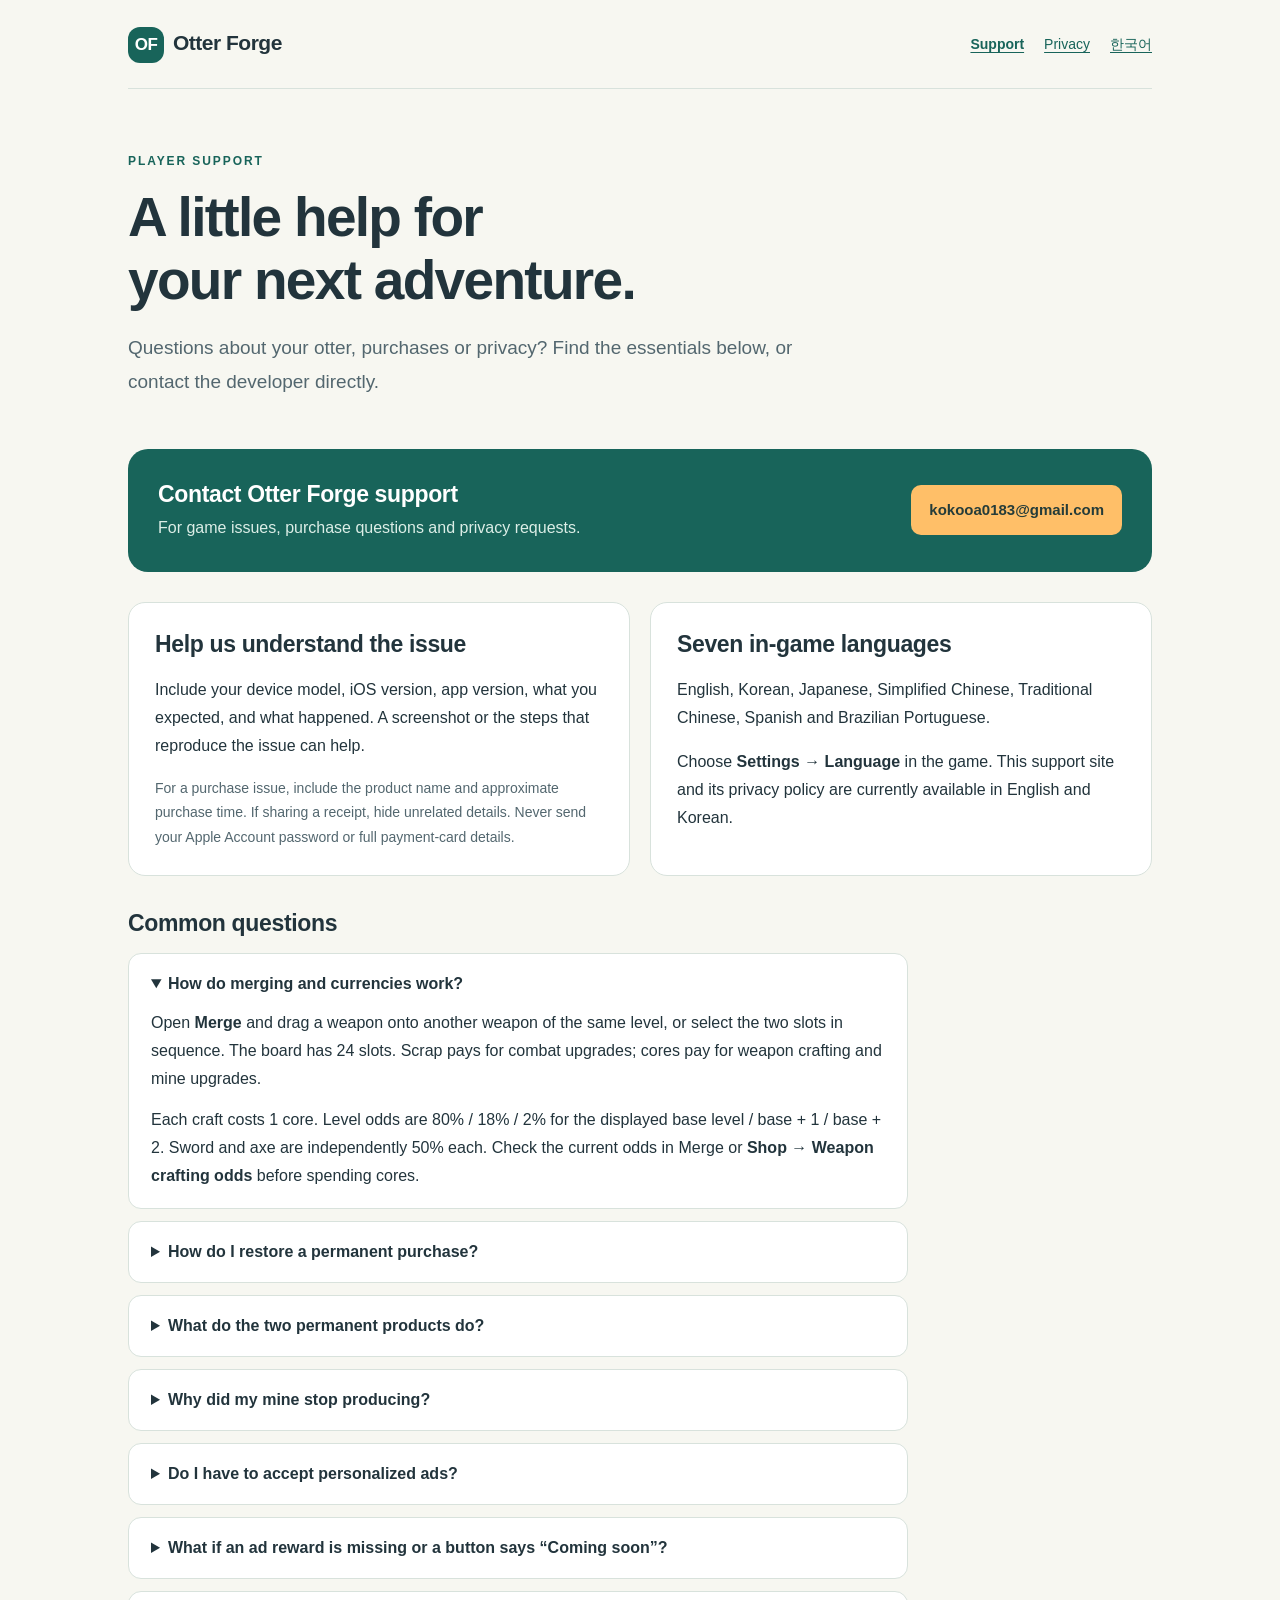
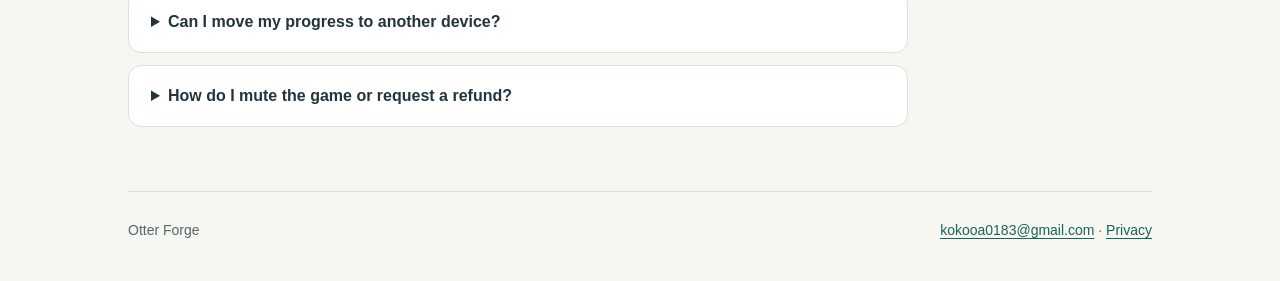
<file: otter-forge/support.html>
<!doctype html>
<html lang="en"><head><meta charset="utf-8"><meta name="viewport" content="width=device-width, initial-scale=1"><meta name="description" content="Help with Otter Forge gameplay, purchases and privacy."><meta name="referrer" content="strict-origin-when-cross-origin"><title>Support · Otter Forge</title><link rel="stylesheet" href="styles.css"><link rel="alternate" hreflang="ko" href="ko/support.html"></head>
<body><a class="skip" href="#main">Skip to content</a><div class="wrap"><header class="top"><a class="brand" href="index.html"><span aria-hidden="true">OF</span>Otter Forge</a><nav class="nav" aria-label="Main navigation"><a href="support.html" aria-current="page">Support</a><a href="privacy.html">Privacy</a><a href="ko/support.html" lang="ko">한국어</a></nav></header><main id="main"><section class="hero"><span class="eyebrow">Player support</span><h1>A little help for<br>your next adventure.</h1><p class="lede">Questions about your otter, purchases or privacy? Find the essentials below, or contact the developer directly.</p></section>
<section class="contact" aria-label="Contact support"><div><h2>Contact Otter Forge support</h2><p>For game issues, purchase questions and privacy requests.</p></div><a class="button" href="mailto:kokooa0183@gmail.com?subject=Otter%20Forge%20Support">kokooa0183@gmail.com</a></section>
<div class="grid"><section class="card"><h2>Help us understand the issue</h2><p>Include your device model, iOS version, app version, what you expected, and what happened. A screenshot or the steps that reproduce the issue can help.</p><p class="small">For a purchase issue, include the product name and approximate purchase time. If sharing a receipt, hide unrelated details. Never send your Apple Account password or full payment-card details.</p></section><section class="card"><h2>Seven in-game languages</h2><p>English, Korean, Japanese, Simplified Chinese, Traditional Chinese, Spanish and Brazilian Portuguese.</p><p>Choose <strong>Settings → Language</strong> in the game. This support site and its privacy policy are currently available in English and Korean.</p></section></div>
<section class="faq content"><h2>Common questions</h2>
<details open><summary>How do merging and currencies work?</summary><p>Open <strong>Merge</strong> and drag a weapon onto another weapon of the same level, or select the two slots in sequence. The board has 24 slots. Scrap pays for combat upgrades; cores pay for weapon crafting and mine upgrades.</p><p>Each craft costs 1 core. Level odds are 80% / 18% / 2% for the displayed base level / base + 1 / base + 2. Sword and axe are independently 50% each. Check the current odds in Merge or <strong>Shop → Weapon crafting odds</strong> before spending cores.</p></details>
<details><summary>How do I restore a permanent purchase?</summary><p>Use the Apple Account that bought it, open <strong>Shop</strong>, scroll down and tap <strong>Restore purchases</strong>. This restores eligible permanent mine auto-collection and ad reward pass purchases. It does not recreate already-delivered consumable cores or a lost game save.</p><p>If a completed purchase has not appeared, keep the app installed, check your connection, reopen the app and contact support if the issue continues. Do not buy it again to troubleshoot.</p></details>
<details><summary>What do the two permanent products do?</summary><p><strong>Permanent Mine Auto-Collect</strong> collects the cores your mine produces and prevents production from stopping at the six-hour manual storage cap. It does not increase the mining rate.</p><p><strong>Permanent Ad Reward Pass</strong> lets you claim the same 6-core reward without a video, up to twice a day. It shares the same daily claim limit as rewarded ads and does not add extra claims. Both are one-time purchases, not subscriptions.</p></details>
<details><summary>Why did my mine stop producing?</summary><p>Manual storage holds up to six hours of production. Open <strong>Mine</strong> and collect the stored cores to make room. Mine upgrades use cores and increase production. Mine-full alerts are optional: enable them in Mine and allow notifications in iPhone settings.</p></details>
<details><summary>Do I have to accept personalized ads?</summary><p>No. You can continue playing without accepting ad personalization or tracking. If an ad allowed by your choices is available, its reward conditions are unchanged. Ad availability depends on your privacy choices, region, connection and ad supply; an ad is not always available.</p><p>When shown, use <strong>Settings → Ad privacy options</strong> to revisit ad choices. iOS tracking permission is managed separately in iPhone privacy settings. See the <a href="privacy.html#choices">privacy policy</a> for details.</p></details>
<details><summary>What if an ad reward is missing or a button says “Coming soon”?</summary><p>A rewarded ad must reach the provider’s reward-completion event; simply opening or closing it does not grant cores. If a reward is missing after completion, contact support with the time and what you saw. “Coming soon” means that purchase or ad is not currently available in your build. Avoid reinstalling to fix it.</p></details>
<details><summary>Can I move my progress to another device?</summary><p>Progress and core balances are stored on your device. The game does not currently offer its own account, cloud save or cross-device progress sync. Removing the app can erase that save. Apple purchase restoration for permanent benefits is separate from restoring progress or consumable balances.</p></details>
<details><summary>How do I mute the game or request a refund?</summary><p>For game effects, turn off <strong>Settings → Sound effects</strong>. If you need a refund for an Apple purchase, use <a href="https://support.apple.com/en-us/118223">Apple’s refund request instructions</a>. Apple decides refund eligibility.</p></details></section></main><footer class="footer"><span>Otter Forge</span><span><a href="mailto:kokooa0183@gmail.com">kokooa0183@gmail.com</a> · <a href="privacy.html">Privacy</a></span></footer></div></body></html>
</file>
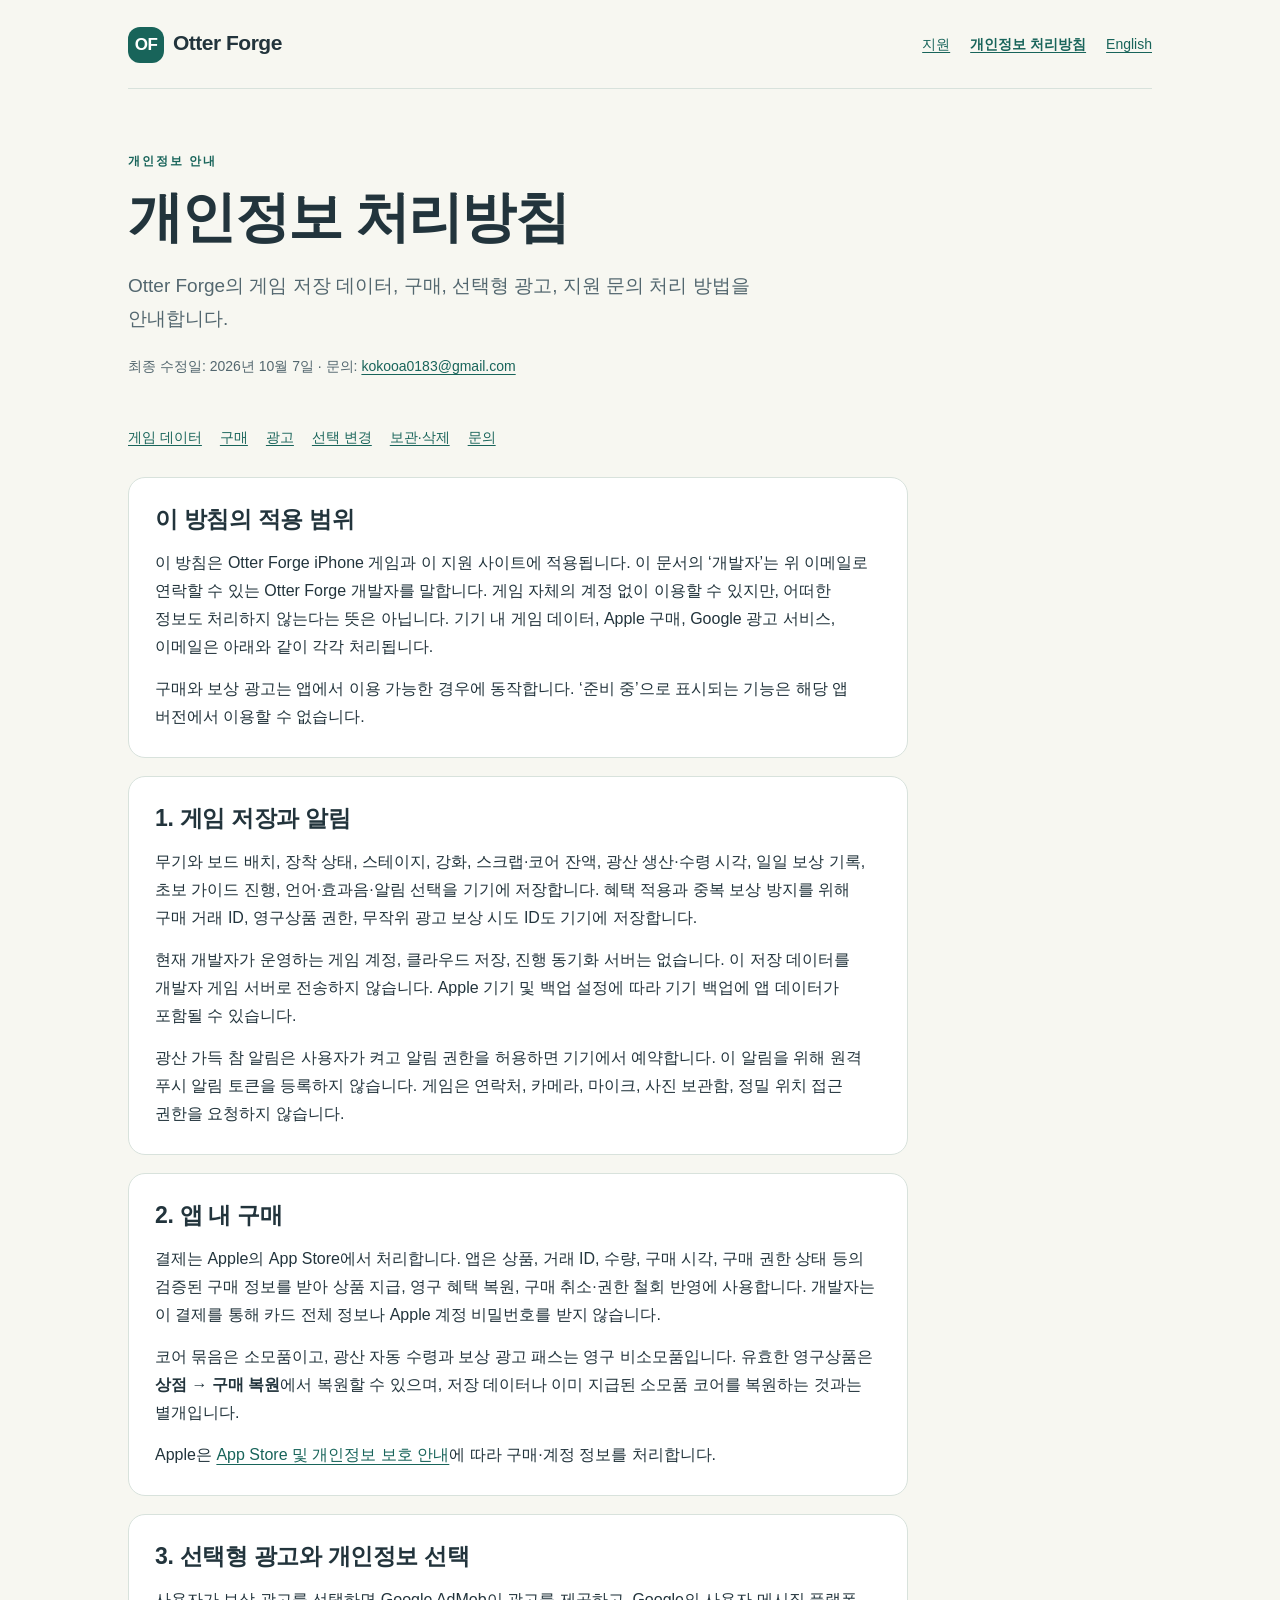
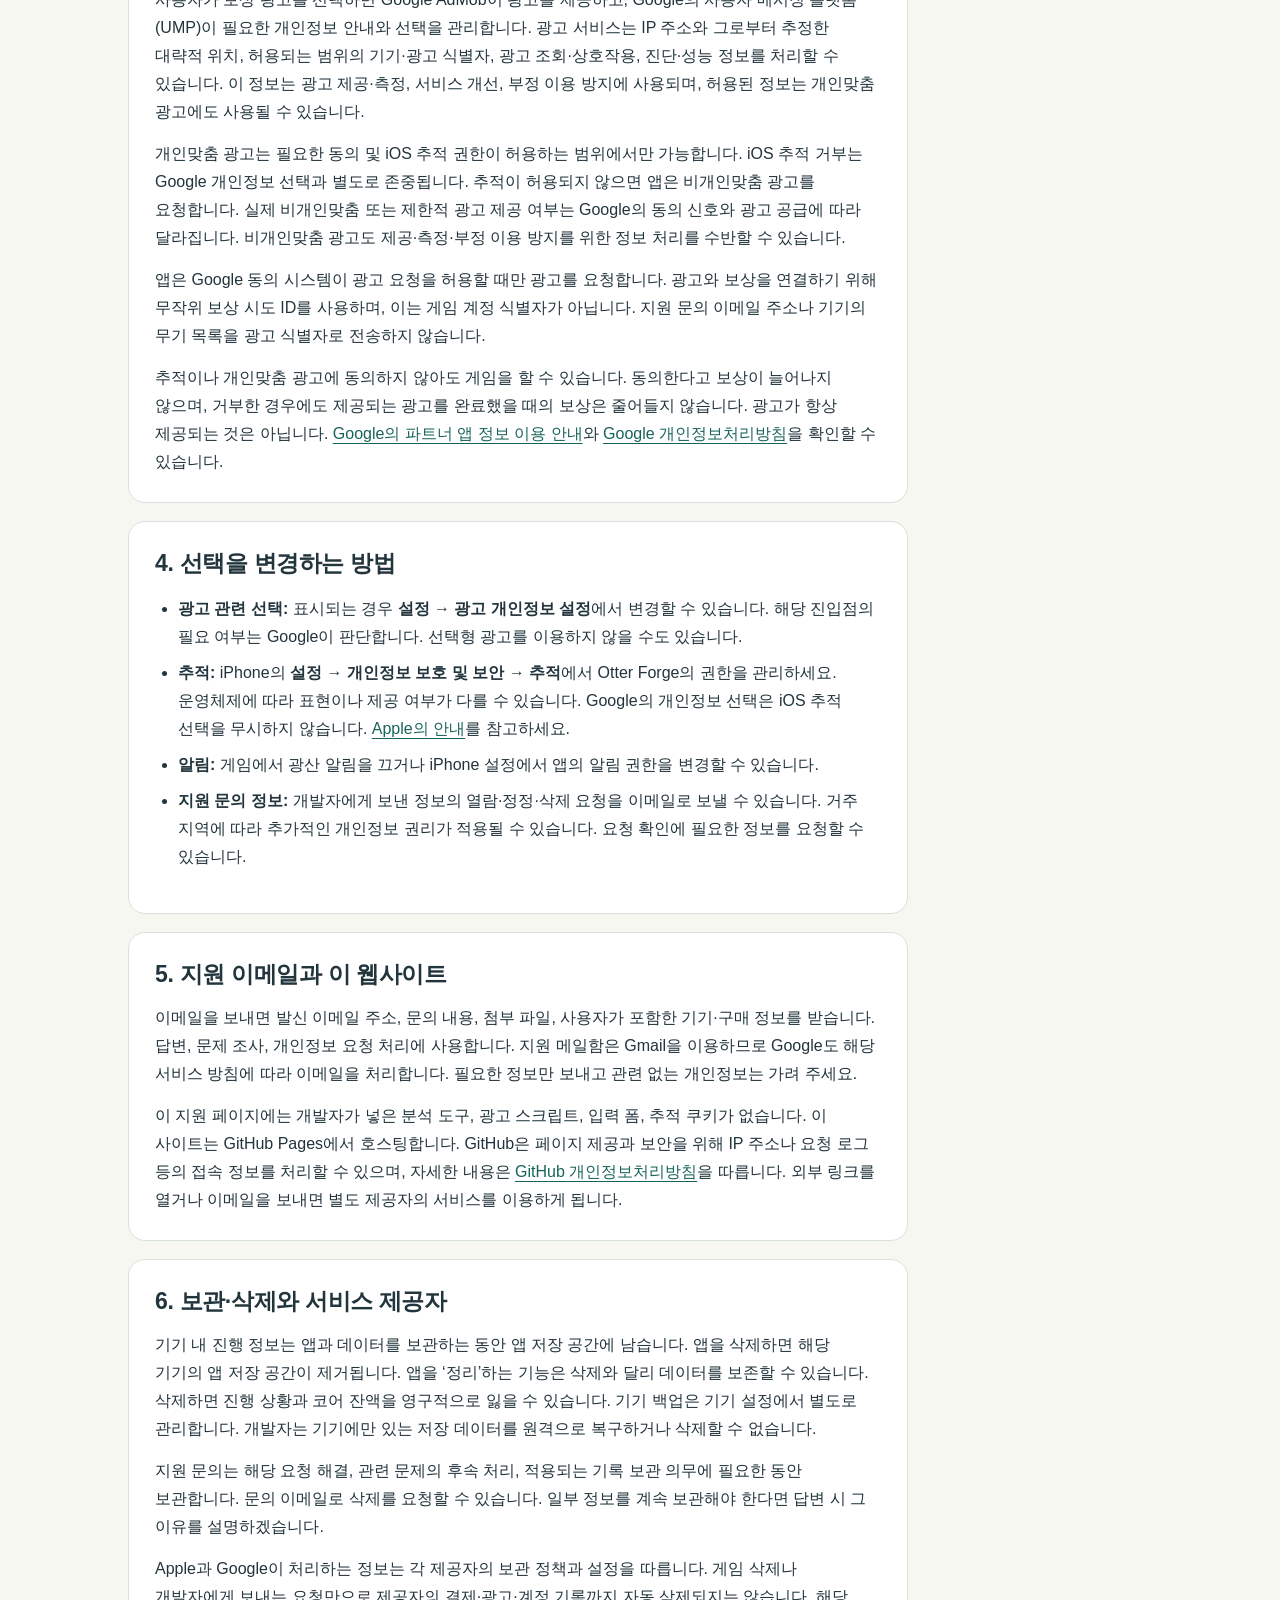
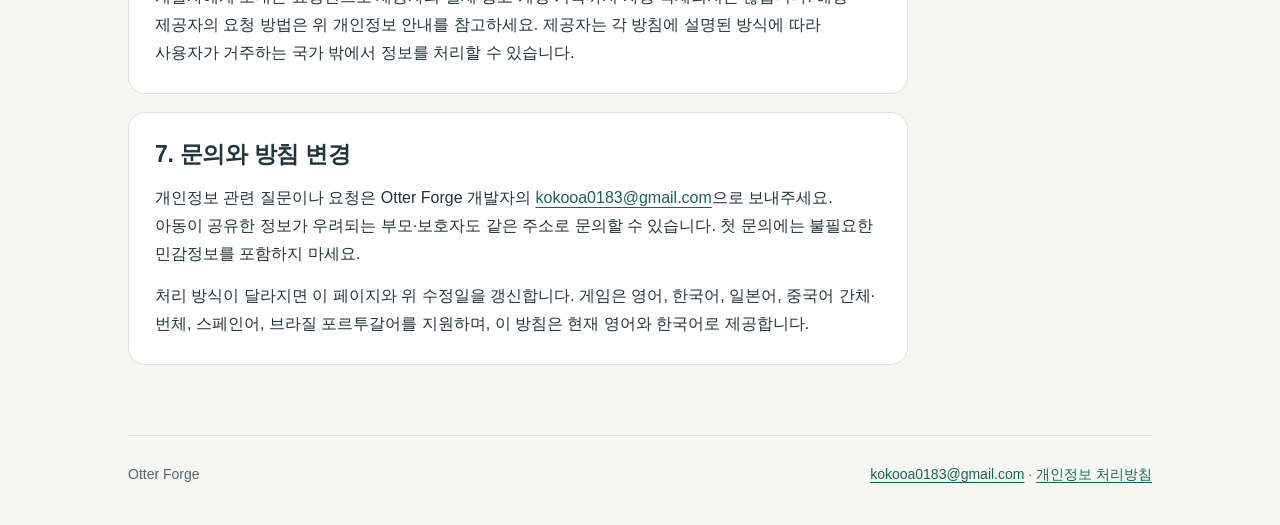
<file: otter-forge/ko/privacy.html>
<!doctype html>
<html lang="ko"><head><meta charset="utf-8"><meta name="viewport" content="width=device-width, initial-scale=1"><meta name="description" content="Otter Forge의 게임 데이터, 구매, 선택형 광고, 지원 문의 처리 안내입니다."><meta name="referrer" content="strict-origin-when-cross-origin"><title>개인정보 처리방침 · Otter Forge</title><link rel="stylesheet" href="../styles.css"><link rel="alternate" hreflang="en" href="../privacy.html"></head>
<body><a class="skip" href="#main">본문으로 건너뛰기</a><div class="wrap"><header class="top"><a class="brand" href="../index.html"><span aria-hidden="true">OF</span>Otter Forge</a><nav class="nav" aria-label="주 메뉴"><a href="support.html">지원</a><a href="privacy.html" aria-current="page">개인정보 처리방침</a><a href="../privacy.html" lang="en">English</a></nav></header><main id="main"><section class="hero"><span class="eyebrow">개인정보 안내</span><h1>개인정보 처리방침</h1><p class="lede">Otter Forge의 게임 저장 데이터, 구매, 선택형 광고, 지원 문의 처리 방법을 안내합니다.</p><p class="small">최종 수정일: 2026년 10월 7일 · 문의: <a href="mailto:kokooa0183@gmail.com">kokooa0183@gmail.com</a></p></section><div class="content"><nav class="toc" aria-label="방침 목차"><a href="#local">게임 데이터</a><a href="#purchases">구매</a><a href="#ads">광고</a><a href="#choices">선택 변경</a><a href="#retention">보관·삭제</a><a href="#contact">문의</a></nav>
<section class="section"><h2>이 방침의 적용 범위</h2><p>이 방침은 Otter Forge iPhone 게임과 이 지원 사이트에 적용됩니다. 이 문서의 ‘개발자’는 위 이메일로 연락할 수 있는 Otter Forge 개발자를 말합니다. 게임 자체의 계정 없이 이용할 수 있지만, 어떠한 정보도 처리하지 않는다는 뜻은 아닙니다. 기기 내 게임 데이터, Apple 구매, Google 광고 서비스, 이메일은 아래와 같이 각각 처리됩니다.</p><p>구매와 보상 광고는 앱에서 이용 가능한 경우에 동작합니다. ‘준비 중’으로 표시되는 기능은 해당 앱 버전에서 이용할 수 없습니다.</p></section>
<section class="section" id="local"><h2>1. 게임 저장과 알림</h2><p>무기와 보드 배치, 장착 상태, 스테이지, 강화, 스크랩·코어 잔액, 광산 생산·수령 시각, 일일 보상 기록, 초보 가이드 진행, 언어·효과음·알림 선택을 기기에 저장합니다. 혜택 적용과 중복 보상 방지를 위해 구매 거래 ID, 영구상품 권한, 무작위 광고 보상 시도 ID도 기기에 저장합니다.</p><p>현재 개발자가 운영하는 게임 계정, 클라우드 저장, 진행 동기화 서버는 없습니다. 이 저장 데이터를 개발자 게임 서버로 전송하지 않습니다. Apple 기기 및 백업 설정에 따라 기기 백업에 앱 데이터가 포함될 수 있습니다.</p><p>광산 가득 참 알림은 사용자가 켜고 알림 권한을 허용하면 기기에서 예약합니다. 이 알림을 위해 원격 푸시 알림 토큰을 등록하지 않습니다. 게임은 연락처, 카메라, 마이크, 사진 보관함, 정밀 위치 접근 권한을 요청하지 않습니다.</p></section>
<section class="section" id="purchases"><h2>2. 앱 내 구매</h2><p>결제는 Apple의 App Store에서 처리합니다. 앱은 상품, 거래 ID, 수량, 구매 시각, 구매 권한 상태 등의 검증된 구매 정보를 받아 상품 지급, 영구 혜택 복원, 구매 취소·권한 철회 반영에 사용합니다. 개발자는 이 결제를 통해 카드 전체 정보나 Apple 계정 비밀번호를 받지 않습니다.</p><p>코어 묶음은 소모품이고, 광산 자동 수령과 보상 광고 패스는 영구 비소모품입니다. 유효한 영구상품은 <strong>상점 → 구매 복원</strong>에서 복원할 수 있으며, 저장 데이터나 이미 지급된 소모품 코어를 복원하는 것과는 별개입니다.</p><p>Apple은 <a href="https://www.apple.com/legal/privacy/data/en/app-store/">App Store 및 개인정보 보호 안내</a>에 따라 구매·계정 정보를 처리합니다.</p></section>
<section class="section" id="ads"><h2>3. 선택형 광고와 개인정보 선택</h2><p>사용자가 보상 광고를 선택하면 Google AdMob이 광고를 제공하고, Google의 사용자 메시징 플랫폼(UMP)이 필요한 개인정보 안내와 선택을 관리합니다. 광고 서비스는 IP 주소와 그로부터 추정한 대략적 위치, 허용되는 범위의 기기·광고 식별자, 광고 조회·상호작용, 진단·성능 정보를 처리할 수 있습니다. 이 정보는 광고 제공·측정, 서비스 개선, 부정 이용 방지에 사용되며, 허용된 정보는 개인맞춤 광고에도 사용될 수 있습니다.</p><p>개인맞춤 광고는 필요한 동의 및 iOS 추적 권한이 허용하는 범위에서만 가능합니다. iOS 추적 거부는 Google 개인정보 선택과 별도로 존중됩니다. 추적이 허용되지 않으면 앱은 비개인맞춤 광고를 요청합니다. 실제 비개인맞춤 또는 제한적 광고 제공 여부는 Google의 동의 신호와 광고 공급에 따라 달라집니다. 비개인맞춤 광고도 제공·측정·부정 이용 방지를 위한 정보 처리를 수반할 수 있습니다.</p><p>앱은 Google 동의 시스템이 광고 요청을 허용할 때만 광고를 요청합니다. 광고와 보상을 연결하기 위해 무작위 보상 시도 ID를 사용하며, 이는 게임 계정 식별자가 아닙니다. 지원 문의 이메일 주소나 기기의 무기 목록을 광고 식별자로 전송하지 않습니다.</p><p>추적이나 개인맞춤 광고에 동의하지 않아도 게임을 할 수 있습니다. 동의한다고 보상이 늘어나지 않으며, 거부한 경우에도 제공되는 광고를 완료했을 때의 보상은 줄어들지 않습니다. 광고가 항상 제공되는 것은 아닙니다. <a href="https://policies.google.com/technologies/partner-sites?hl=ko">Google의 파트너 앱 정보 이용 안내</a>와 <a href="https://policies.google.com/privacy?hl=ko">Google 개인정보처리방침</a>을 확인할 수 있습니다.</p></section>
<section class="section" id="choices"><h2>4. 선택을 변경하는 방법</h2><ul><li><strong>광고 관련 선택:</strong> 표시되는 경우 <strong>설정 → 광고 개인정보 설정</strong>에서 변경할 수 있습니다. 해당 진입점의 필요 여부는 Google이 판단합니다. 선택형 광고를 이용하지 않을 수도 있습니다.</li><li><strong>추적:</strong> iPhone의 <strong>설정 → 개인정보 보호 및 보안 → 추적</strong>에서 Otter Forge의 권한을 관리하세요. 운영체제에 따라 표현이나 제공 여부가 다를 수 있습니다. Google의 개인정보 선택은 iOS 추적 선택을 무시하지 않습니다. <a href="https://support.apple.com/ko-kr/102420">Apple의 안내</a>를 참고하세요.</li><li><strong>알림:</strong> 게임에서 광산 알림을 끄거나 iPhone 설정에서 앱의 알림 권한을 변경할 수 있습니다.</li><li><strong>지원 문의 정보:</strong> 개발자에게 보낸 정보의 열람·정정·삭제 요청을 이메일로 보낼 수 있습니다. 거주 지역에 따라 추가적인 개인정보 권리가 적용될 수 있습니다. 요청 확인에 필요한 정보를 요청할 수 있습니다.</li></ul></section>
<section class="section"><h2>5. 지원 이메일과 이 웹사이트</h2><p>이메일을 보내면 발신 이메일 주소, 문의 내용, 첨부 파일, 사용자가 포함한 기기·구매 정보를 받습니다. 답변, 문제 조사, 개인정보 요청 처리에 사용합니다. 지원 메일함은 Gmail을 이용하므로 Google도 해당 서비스 방침에 따라 이메일을 처리합니다. 필요한 정보만 보내고 관련 없는 개인정보는 가려 주세요.</p><p>이 지원 페이지에는 개발자가 넣은 분석 도구, 광고 스크립트, 입력 폼, 추적 쿠키가 없습니다. 이 사이트는 GitHub Pages에서 호스팅합니다. GitHub은 페이지 제공과 보안을 위해 IP 주소나 요청 로그 등의 접속 정보를 처리할 수 있으며, 자세한 내용은 <a href="https://docs.github.com/en/site-policy/privacy-policies/github-general-privacy-statement">GitHub 개인정보처리방침</a>을 따릅니다. 외부 링크를 열거나 이메일을 보내면 별도 제공자의 서비스를 이용하게 됩니다.</p></section>
<section class="section" id="retention"><h2>6. 보관·삭제와 서비스 제공자</h2><p>기기 내 진행 정보는 앱과 데이터를 보관하는 동안 앱 저장 공간에 남습니다. 앱을 삭제하면 해당 기기의 앱 저장 공간이 제거됩니다. 앱을 ‘정리’하는 기능은 삭제와 달리 데이터를 보존할 수 있습니다. 삭제하면 진행 상황과 코어 잔액을 영구적으로 잃을 수 있습니다. 기기 백업은 기기 설정에서 별도로 관리합니다. 개발자는 기기에만 있는 저장 데이터를 원격으로 복구하거나 삭제할 수 없습니다.</p><p>지원 문의는 해당 요청 해결, 관련 문제의 후속 처리, 적용되는 기록 보관 의무에 필요한 동안 보관합니다. 문의 이메일로 삭제를 요청할 수 있습니다. 일부 정보를 계속 보관해야 한다면 답변 시 그 이유를 설명하겠습니다.</p><p>Apple과 Google이 처리하는 정보는 각 제공자의 보관 정책과 설정을 따릅니다. 게임 삭제나 개발자에게 보내는 요청만으로 제공자의 결제·광고·계정 기록까지 자동 삭제되지는 않습니다. 해당 제공자의 요청 방법은 위 개인정보 안내를 참고하세요. 제공자는 각 방침에 설명된 방식에 따라 사용자가 거주하는 국가 밖에서 정보를 처리할 수 있습니다.</p></section>
<section class="section" id="contact"><h2>7. 문의와 방침 변경</h2><p>개인정보 관련 질문이나 요청은 Otter Forge 개발자의 <a href="mailto:kokooa0183@gmail.com?subject=Otter%20Forge%20Privacy">kokooa0183@gmail.com</a>으로 보내주세요. 아동이 공유한 정보가 우려되는 부모·보호자도 같은 주소로 문의할 수 있습니다. 첫 문의에는 불필요한 민감정보를 포함하지 마세요.</p><p>처리 방식이 달라지면 이 페이지와 위 수정일을 갱신합니다. 게임은 영어, 한국어, 일본어, 중국어 간체·번체, 스페인어, 브라질 포르투갈어를 지원하며, 이 방침은 현재 영어와 한국어로 제공합니다.</p></section></div></main><footer class="footer"><span>Otter Forge</span><span><a href="mailto:kokooa0183@gmail.com">kokooa0183@gmail.com</a> · <a href="privacy.html">개인정보 처리방침</a></span></footer></div></body></html>
</file>
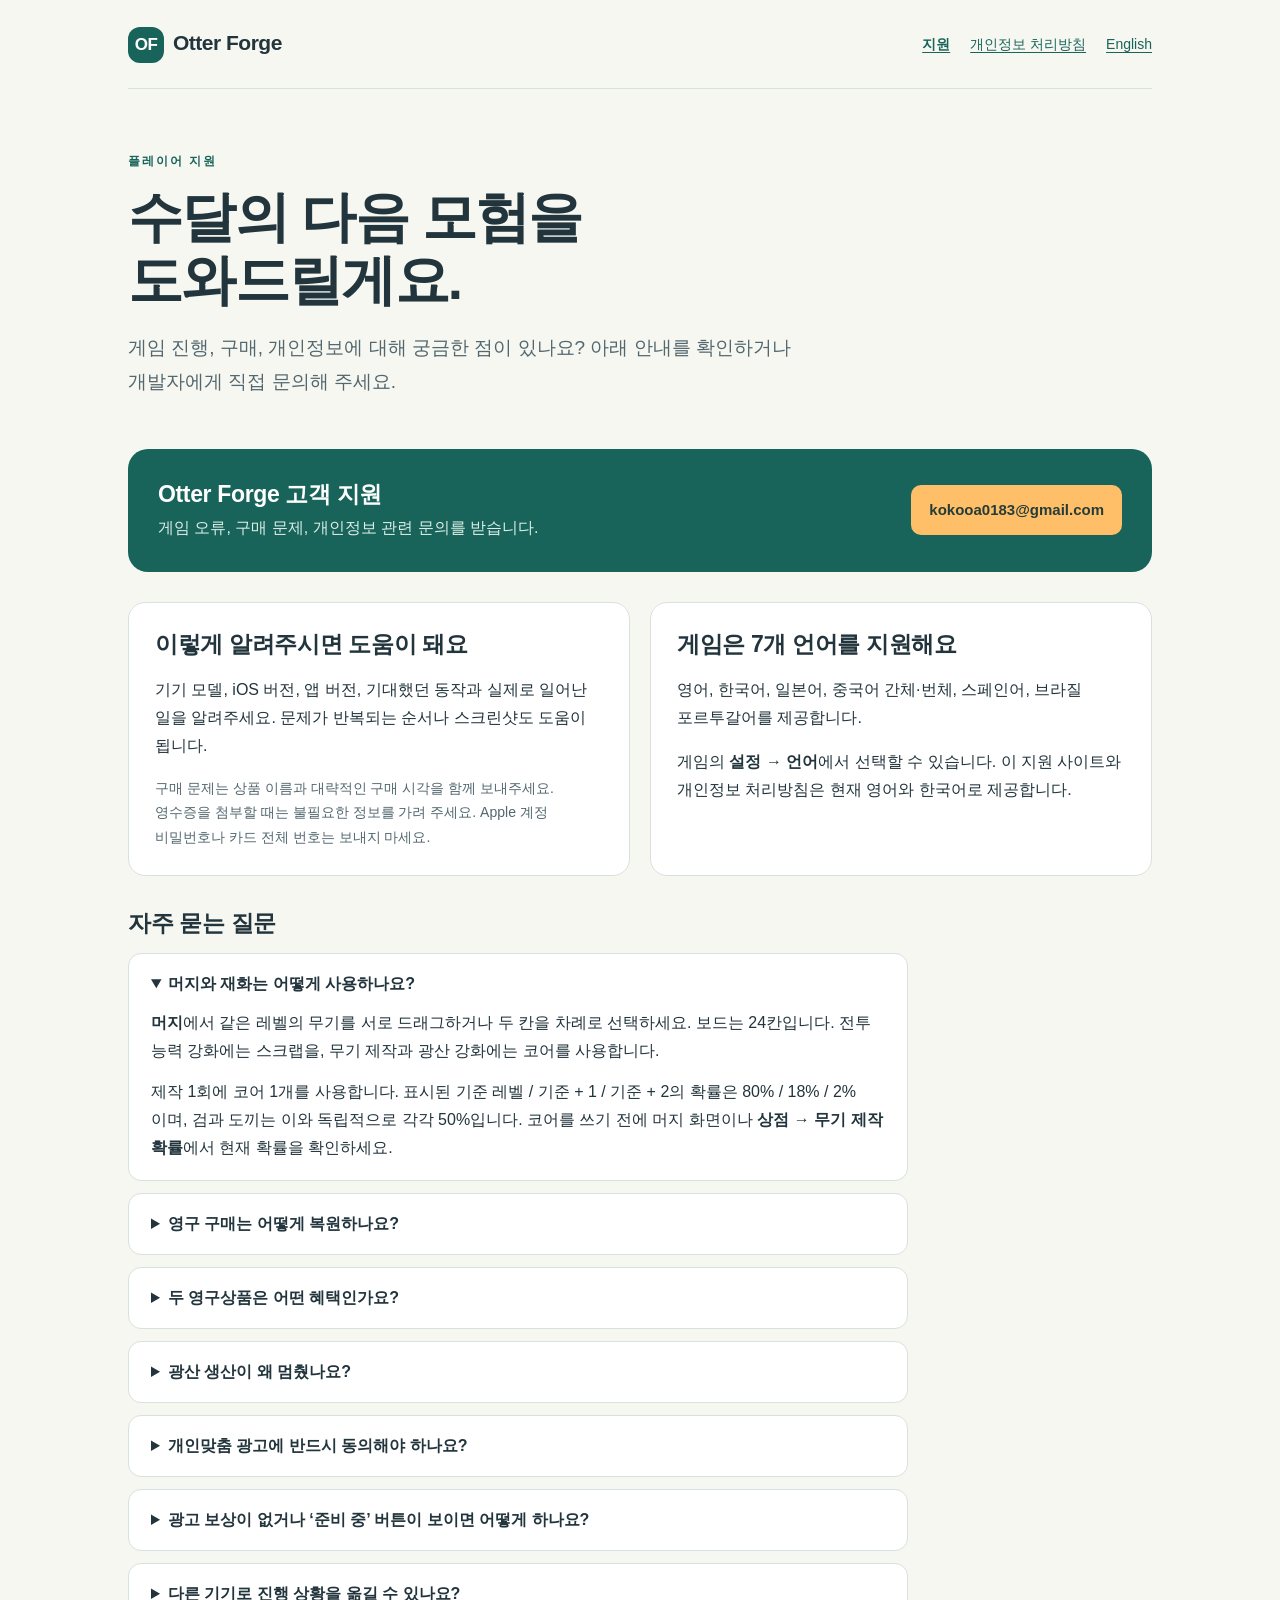
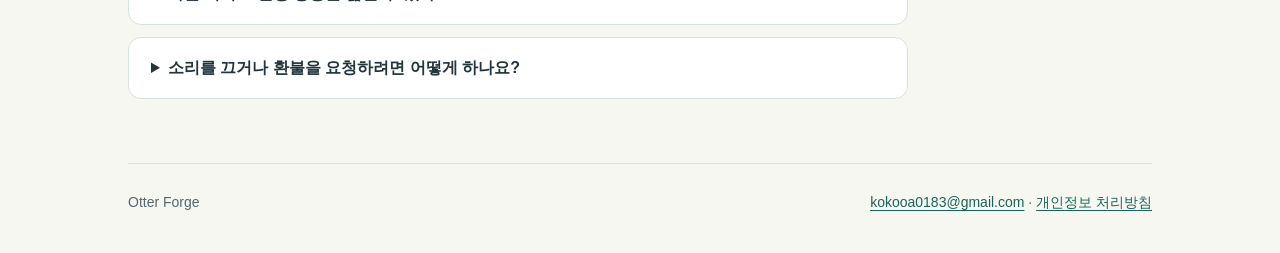
<file: otter-forge/ko/support.html>
<!doctype html>
<html lang="ko"><head><meta charset="utf-8"><meta name="viewport" content="width=device-width, initial-scale=1"><meta name="description" content="Otter Forge 게임 진행, 구매, 개인정보 관련 도움말과 문의 방법입니다."><meta name="referrer" content="strict-origin-when-cross-origin"><title>고객 지원 · Otter Forge</title><link rel="stylesheet" href="../styles.css"><link rel="alternate" hreflang="en" href="../support.html"></head>
<body><a class="skip" href="#main">본문으로 건너뛰기</a><div class="wrap"><header class="top"><a class="brand" href="../index.html"><span aria-hidden="true">OF</span>Otter Forge</a><nav class="nav" aria-label="주 메뉴"><a href="support.html" aria-current="page">지원</a><a href="privacy.html">개인정보 처리방침</a><a href="../support.html" lang="en">English</a></nav></header><main id="main"><section class="hero"><span class="eyebrow">플레이어 지원</span><h1>수달의 다음 모험을<br>도와드릴게요.</h1><p class="lede">게임 진행, 구매, 개인정보에 대해 궁금한 점이 있나요? 아래 안내를 확인하거나 개발자에게 직접 문의해 주세요.</p></section>
<section class="contact" aria-label="지원 연락처"><div><h2>Otter Forge 고객 지원</h2><p>게임 오류, 구매 문제, 개인정보 관련 문의를 받습니다.</p></div><a class="button" href="mailto:kokooa0183@gmail.com?subject=Otter%20Forge%20Support">kokooa0183@gmail.com</a></section>
<div class="grid"><section class="card"><h2>이렇게 알려주시면 도움이 돼요</h2><p>기기 모델, iOS 버전, 앱 버전, 기대했던 동작과 실제로 일어난 일을 알려주세요. 문제가 반복되는 순서나 스크린샷도 도움이 됩니다.</p><p class="small">구매 문제는 상품 이름과 대략적인 구매 시각을 함께 보내주세요. 영수증을 첨부할 때는 불필요한 정보를 가려 주세요. Apple 계정 비밀번호나 카드 전체 번호는 보내지 마세요.</p></section><section class="card"><h2>게임은 7개 언어를 지원해요</h2><p>영어, 한국어, 일본어, 중국어 간체·번체, 스페인어, 브라질 포르투갈어를 제공합니다.</p><p>게임의 <strong>설정 → 언어</strong>에서 선택할 수 있습니다. 이 지원 사이트와 개인정보 처리방침은 현재 영어와 한국어로 제공합니다.</p></section></div>
<section class="faq content"><h2>자주 묻는 질문</h2>
<details open><summary>머지와 재화는 어떻게 사용하나요?</summary><p><strong>머지</strong>에서 같은 레벨의 무기를 서로 드래그하거나 두 칸을 차례로 선택하세요. 보드는 24칸입니다. 전투 능력 강화에는 스크랩을, 무기 제작과 광산 강화에는 코어를 사용합니다.</p><p>제작 1회에 코어 1개를 사용합니다. 표시된 기준 레벨 / 기준 + 1 / 기준 + 2의 확률은 80% / 18% / 2%이며, 검과 도끼는 이와 독립적으로 각각 50%입니다. 코어를 쓰기 전에 머지 화면이나 <strong>상점 → 무기 제작 확률</strong>에서 현재 확률을 확인하세요.</p></details>
<details><summary>영구 구매는 어떻게 복원하나요?</summary><p>구매에 사용한 Apple 계정으로 <strong>상점</strong>을 열고 아래로 내려 <strong>구매 복원</strong>을 누르세요. 유효한 영구 광산 자동 수령과 보상 광고 패스를 복원합니다. 이미 지급된 소모품 코어나 잃어버린 게임 저장 데이터를 다시 만들어 주는 기능은 아닙니다.</p><p>결제가 완료됐는데 상품이 반영되지 않았다면 앱을 삭제하지 말고, 네트워크를 확인한 뒤 앱을 다시 열어보세요. 계속 문제가 있으면 지원팀에 문의해 주세요. 해결을 위해 같은 상품을 다시 구매하지 마세요.</p></details>
<details><summary>두 영구상품은 어떤 혜택인가요?</summary><p><strong>영구 광산 자동 수령</strong>은 광산에서 생산한 코어를 자동으로 받아 수동 보관함의 6시간 한도로 생산이 멈추는 것을 방지합니다. 생산 속도를 높이지는 않습니다.</p><p><strong>영구 보상 광고 패스</strong>는 영상 없이 동일한 코어 6개 보상을 하루 최대 2회 받을 수 있게 합니다. 보상 광고와 일일 횟수를 공유하며 추가 횟수를 주지 않습니다. 두 상품 모두 구독이 아닌 일회성 구매입니다.</p></details>
<details><summary>광산 생산이 왜 멈췄나요?</summary><p>수동 보관함에는 최대 6시간 분량을 저장합니다. <strong>광산</strong>에서 코어를 수령하면 다시 공간이 생깁니다. 코어로 광산을 강화하면 생산량이 늘어납니다. 가득 참 알림은 선택 기능으로, 광산에서 켜고 iPhone의 알림 권한을 허용해야 합니다.</p></details>
<details><summary>개인맞춤 광고에 반드시 동의해야 하나요?</summary><p>아니요. 개인맞춤 광고나 추적에 동의하지 않아도 게임을 계속할 수 있습니다. 선택한 설정에서 허용되는 광고가 제공된다면 보상 조건은 동일합니다. 개인정보 선택, 지역, 연결 상태, 광고 공급에 따라 광고가 없을 수 있습니다.</p><p>표시되는 경우 <strong>설정 → 광고 개인정보 설정</strong>에서 광고 관련 선택을 변경할 수 있습니다. iOS 추적 권한은 iPhone의 개인정보 설정에서 별도로 관리합니다. 자세한 내용은 <a href="privacy.html#choices">개인정보 처리방침</a>을 확인하세요.</p></details>
<details><summary>광고 보상이 없거나 ‘준비 중’ 버튼이 보이면 어떻게 하나요?</summary><p>광고 제공 서비스가 보상 완료를 확인해야 코어가 지급됩니다. 광고를 열거나 닫는 것만으로는 지급되지 않습니다. 완료했는데 보상이 없다면 시각과 화면 상황을 알려주세요. ‘준비 중’은 현재 앱 버전에서 해당 구매 또는 광고를 사용할 수 없다는 뜻입니다. 해결을 위해 앱을 재설치하지 마세요.</p></details>
<details><summary>다른 기기로 진행 상황을 옮길 수 있나요?</summary><p>진행 상황과 코어 잔액은 기기에 저장됩니다. 현재 게임 자체의 계정, 클라우드 저장, 기기 간 진행 동기화는 제공하지 않습니다. 앱을 삭제하면 저장 데이터가 사라질 수 있습니다. Apple을 통한 영구상품 복원은 진행 상황이나 소모품 잔액 복원과 별개입니다.</p></details>
<details><summary>소리를 끄거나 환불을 요청하려면 어떻게 하나요?</summary><p>게임 효과음은 <strong>설정 → 효과음</strong>을 끄면 됩니다. Apple 구매 환불은 <a href="https://support.apple.com/ko-kr/118223">Apple의 환불 요청 안내</a>를 이용하세요. 환불 가능 여부는 Apple이 결정합니다.</p></details></section></main><footer class="footer"><span>Otter Forge</span><span><a href="mailto:kokooa0183@gmail.com">kokooa0183@gmail.com</a> · <a href="privacy.html">개인정보 처리방침</a></span></footer></div></body></html>
</file>
<file: otter-forge/styles.css>
@charset "UTF-8";
:root{color-scheme:light;--ink:#22343c;--muted:#53676f;--paper:#f7f7f1;--surface:#fff;--accent:#18645a;--line:#d8e2dc;--gold:#ffbf68}*{box-sizing:border-box}html{scroll-behavior:smooth}body{margin:0;background:var(--paper);color:var(--ink);font:16px/1.75 -apple-system,BlinkMacSystemFont,"Segoe UI",sans-serif}a{color:var(--accent);text-underline-offset:.22em;overflow-wrap:anywhere}a:hover{text-decoration-thickness:2px}a:focus-visible,summary:focus-visible{outline:3px solid #cf6a18;outline-offset:5px;border-radius:3px}.skip{position:absolute;left:1rem;top:-5rem;background:white;padding:.5rem}.skip:focus{top:1rem}.wrap{width:min(100% - 40px,1024px);margin:auto}.top{display:flex;align-items:center;justify-content:space-between;gap:20px;padding:25px 0;border-bottom:1px solid var(--line)}.brand{font-weight:800;font-size:21px;letter-spacing:-.5px;text-decoration:none;color:var(--ink)}.brand span{display:inline-grid;place-items:center;background:var(--accent);color:white;border-radius:12px;width:36px;height:36px;margin-right:9px;font-size:17px}.nav{display:flex;gap:20px;flex-wrap:wrap;font-size:14px}.nav a[aria-current=page]{font-weight:750}.hero{padding:62px 0 32px;max-width:780px}.eyebrow{display:block;color:var(--accent);font-weight:750;font-size:12px;letter-spacing:.16em;text-transform:uppercase}h1{font-size:clamp(34px,6vw,55px);line-height:1.14;letter-spacing:-1.7px;margin:14px 0 20px}h2{font-size:23px;line-height:1.35;margin:0 0 14px;letter-spacing:-.35px}h3{font-size:17px;margin:22px 0 8px}.lede{font-size:19px;color:var(--muted);max-width:680px}.small{font-size:14px;color:var(--muted)}.contact{display:flex;gap:20px;justify-content:space-between;align-items:center;background:var(--accent);color:white;border-radius:20px;padding:30px;margin:0 0 30px}.contact p{margin:0;color:#dceee7}.contact h2{margin-bottom:4px}.button{display:inline-block;flex-shrink:0;background:var(--gold);border-radius:10px;padding:12px 18px;text-decoration:none;color:#253c39;font-weight:750;font-size:15px}.grid{display:grid;grid-template-columns:1fr 1fr;gap:20px}.card,.section{background:var(--surface);border:1px solid var(--line);border-radius:17px;padding:26px}.card p:last-child,.section p:last-child{margin-bottom:0}.content{max-width:780px;padding-bottom:52px}.section{margin-bottom:18px}.section h2{scroll-margin-top:20px}.section p{margin:0 0 14px}.section li{margin:8px 0}.section ul{padding-left:23px}.toc{display:flex;flex-wrap:wrap;gap:7px 18px;padding:0 0 28px;font-size:14px}.notice{border-left:4px solid var(--accent);padding:13px 18px;background:#eaf2ec;border-radius:0 9px 9px 0;margin:20px 0}.faq{margin-top:32px}.faq details{background:white;border:1px solid var(--line);padding:18px 22px;border-radius:13px;margin:12px 0}.faq summary{cursor:pointer;font-weight:700;line-height:1.5}.faq details p{margin:13px 0 0}.footer{border-top:1px solid var(--line);padding:26px 0 38px;font-size:14px;color:var(--muted);display:flex;gap:16px;justify-content:space-between;flex-wrap:wrap}.langchoices{display:flex;flex-wrap:wrap;gap:16px;margin:26px 0 55px}.langchoices a{background:white;border:1px solid var(--line);padding:25px;border-radius:15px;min-width:230px;text-decoration:none}.langchoices strong{display:block;font-size:22px}@media(max-width:650px){.wrap{width:min(100% - 32px,1024px)}.top{align-items:flex-start;flex-direction:column;gap:12px;padding:20px 0}.nav{gap:16px}.hero{padding:38px 0 22px}.lede{font-size:17px}.contact{align-items:flex-start;flex-direction:column;padding:24px}.grid{grid-template-columns:1fr}.section,.card{padding:22px}.contact .button{max-width:100%;overflow-wrap:anywhere}h1{letter-spacing:-1px}.footer{flex-direction:column;gap:8px}}@media(prefers-reduced-motion:reduce){html{scroll-behavior:auto}}@media print{body{background:white}.top,.toc,.skip{display:none}.hero{padding-top:10px}.section,.card{break-inside:avoid;border-color:#bbb}.content{max-width:none}.footer{padding:15px 0}a{color:inherit}}

html:lang(ko){word-break:keep-all;overflow-wrap:break-word}
</file>
